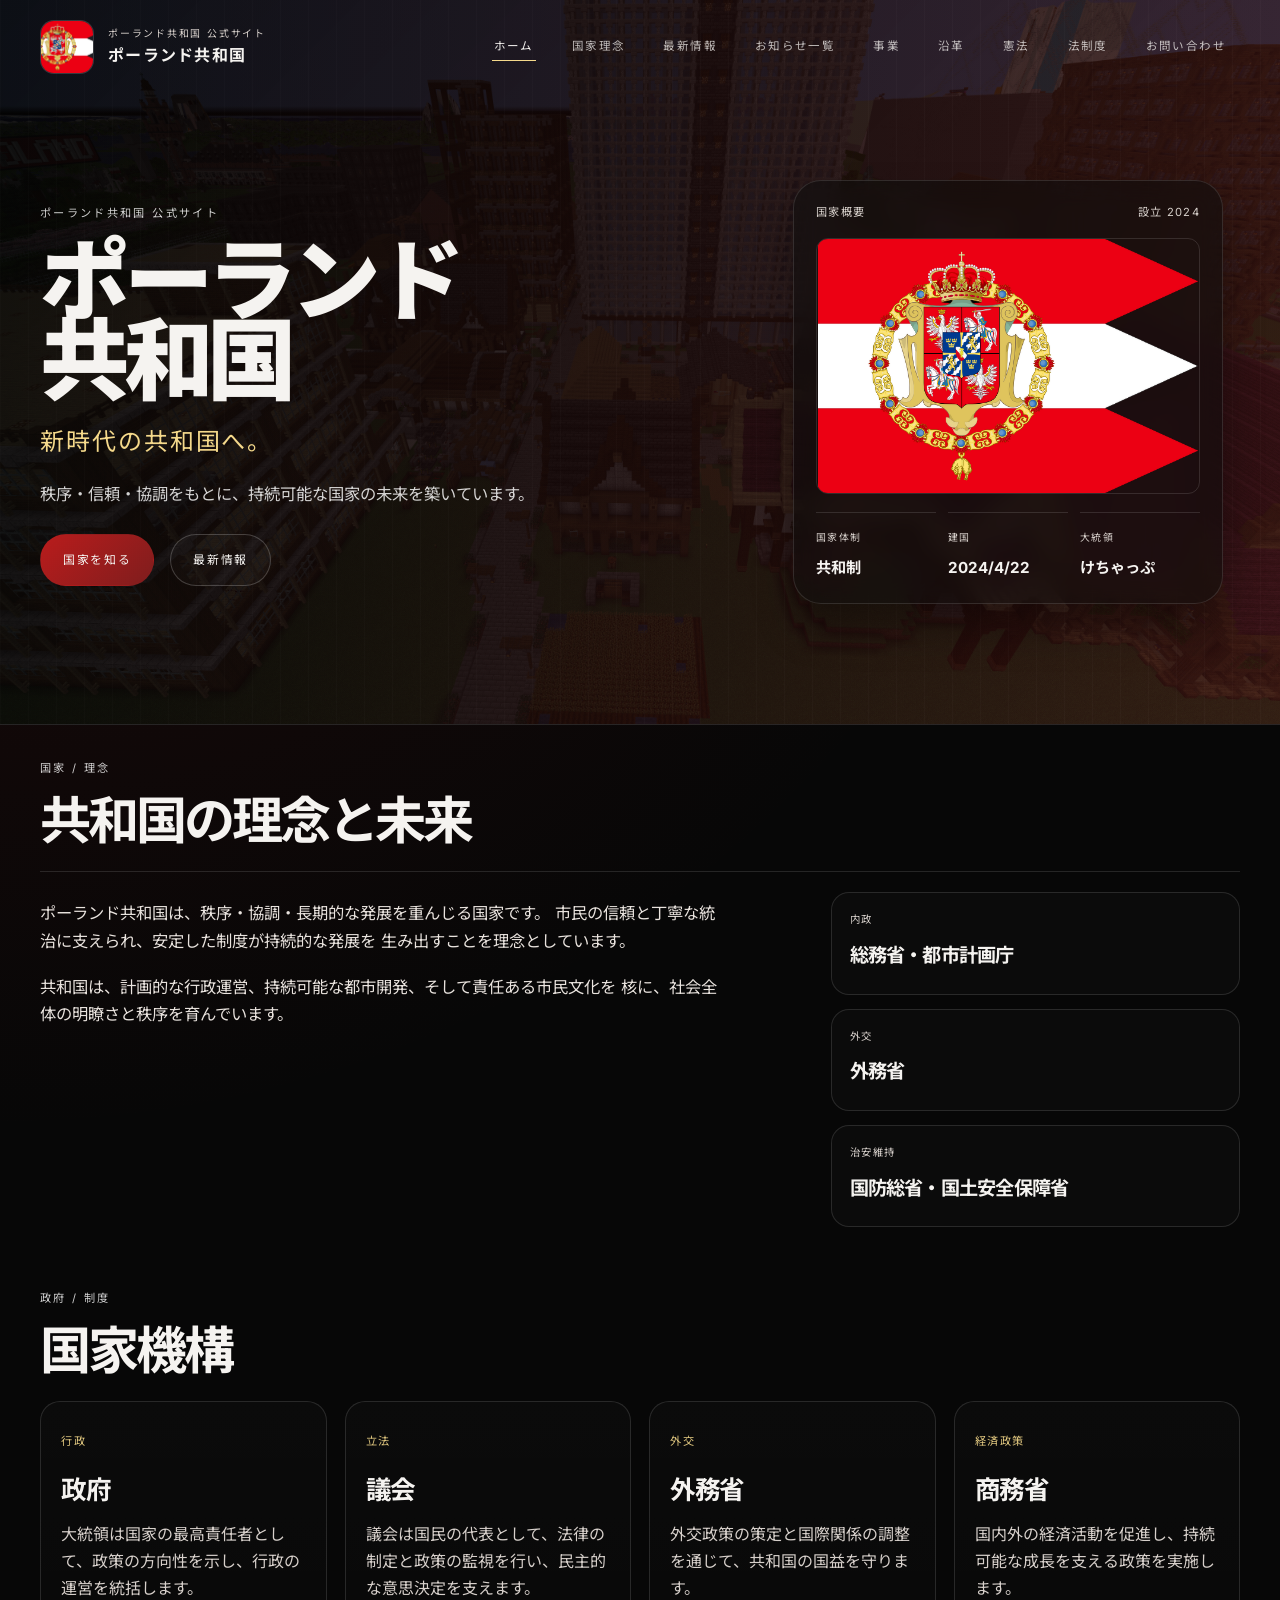
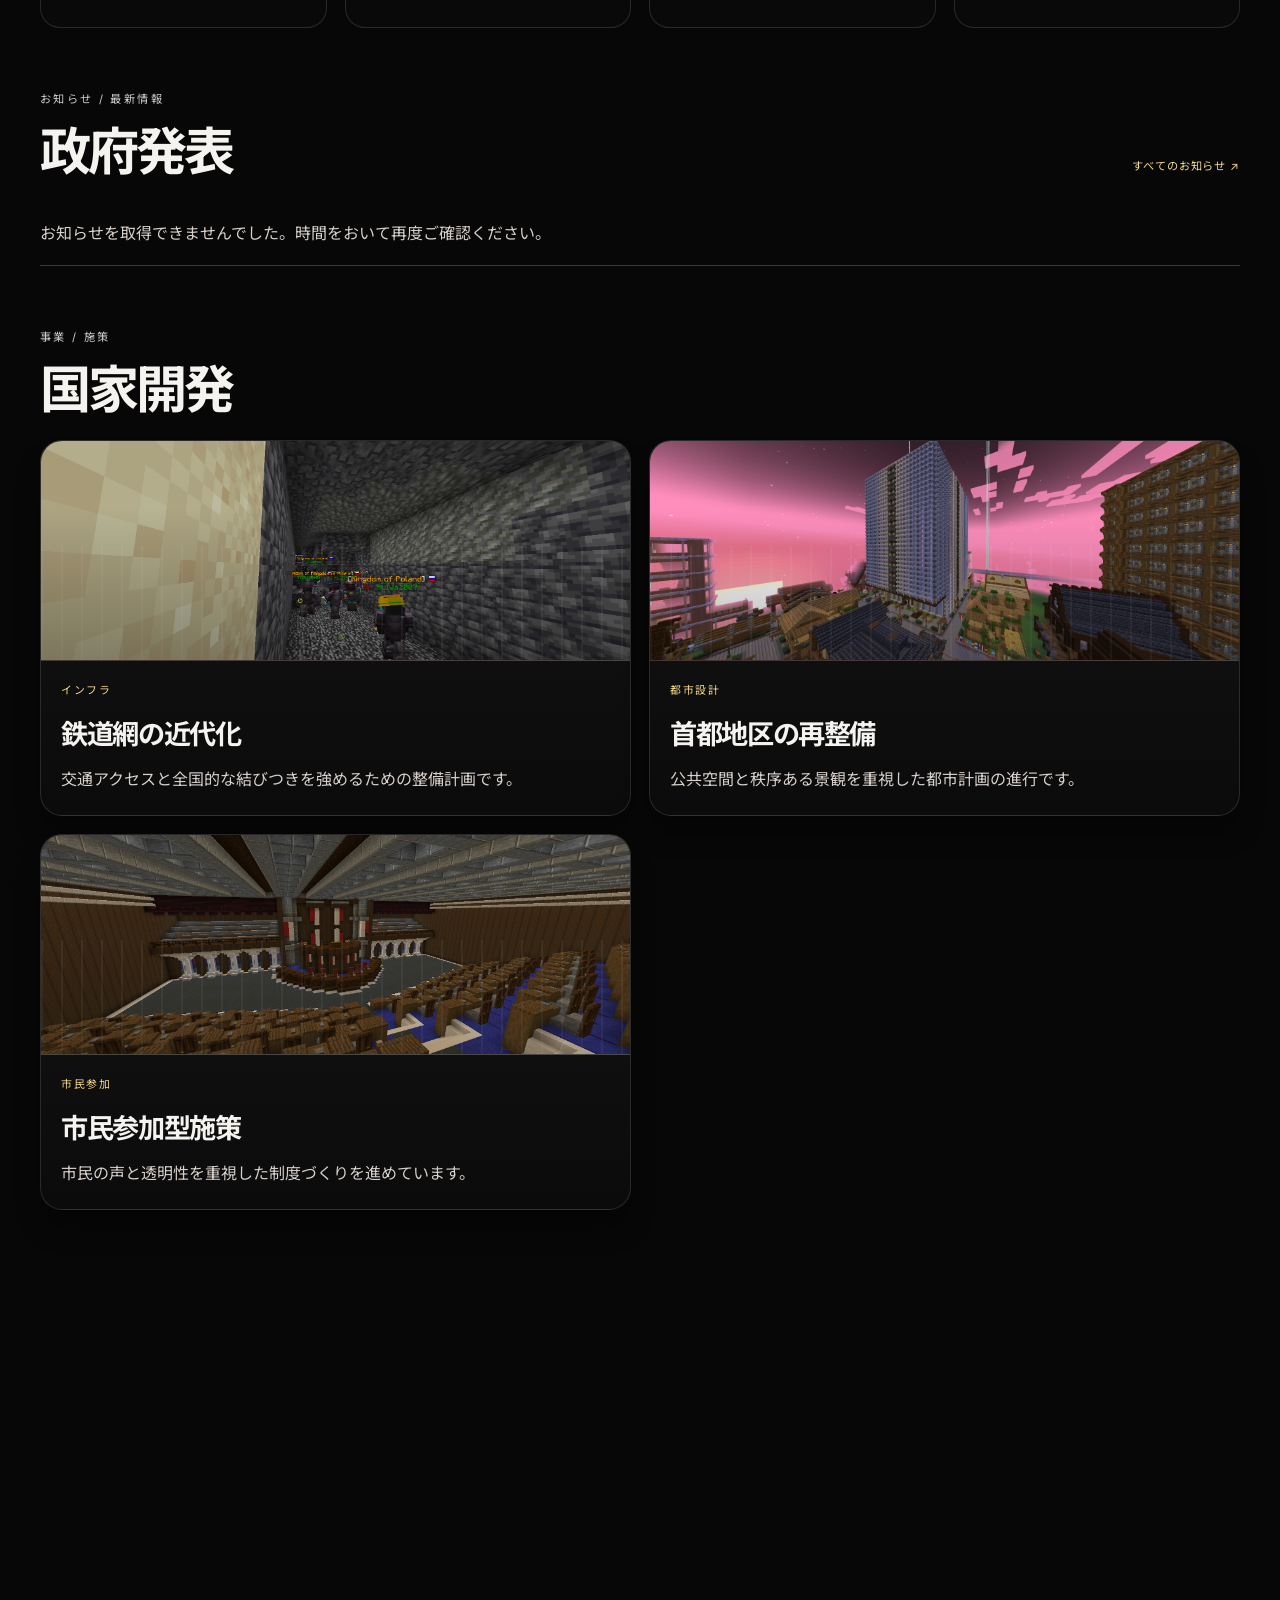
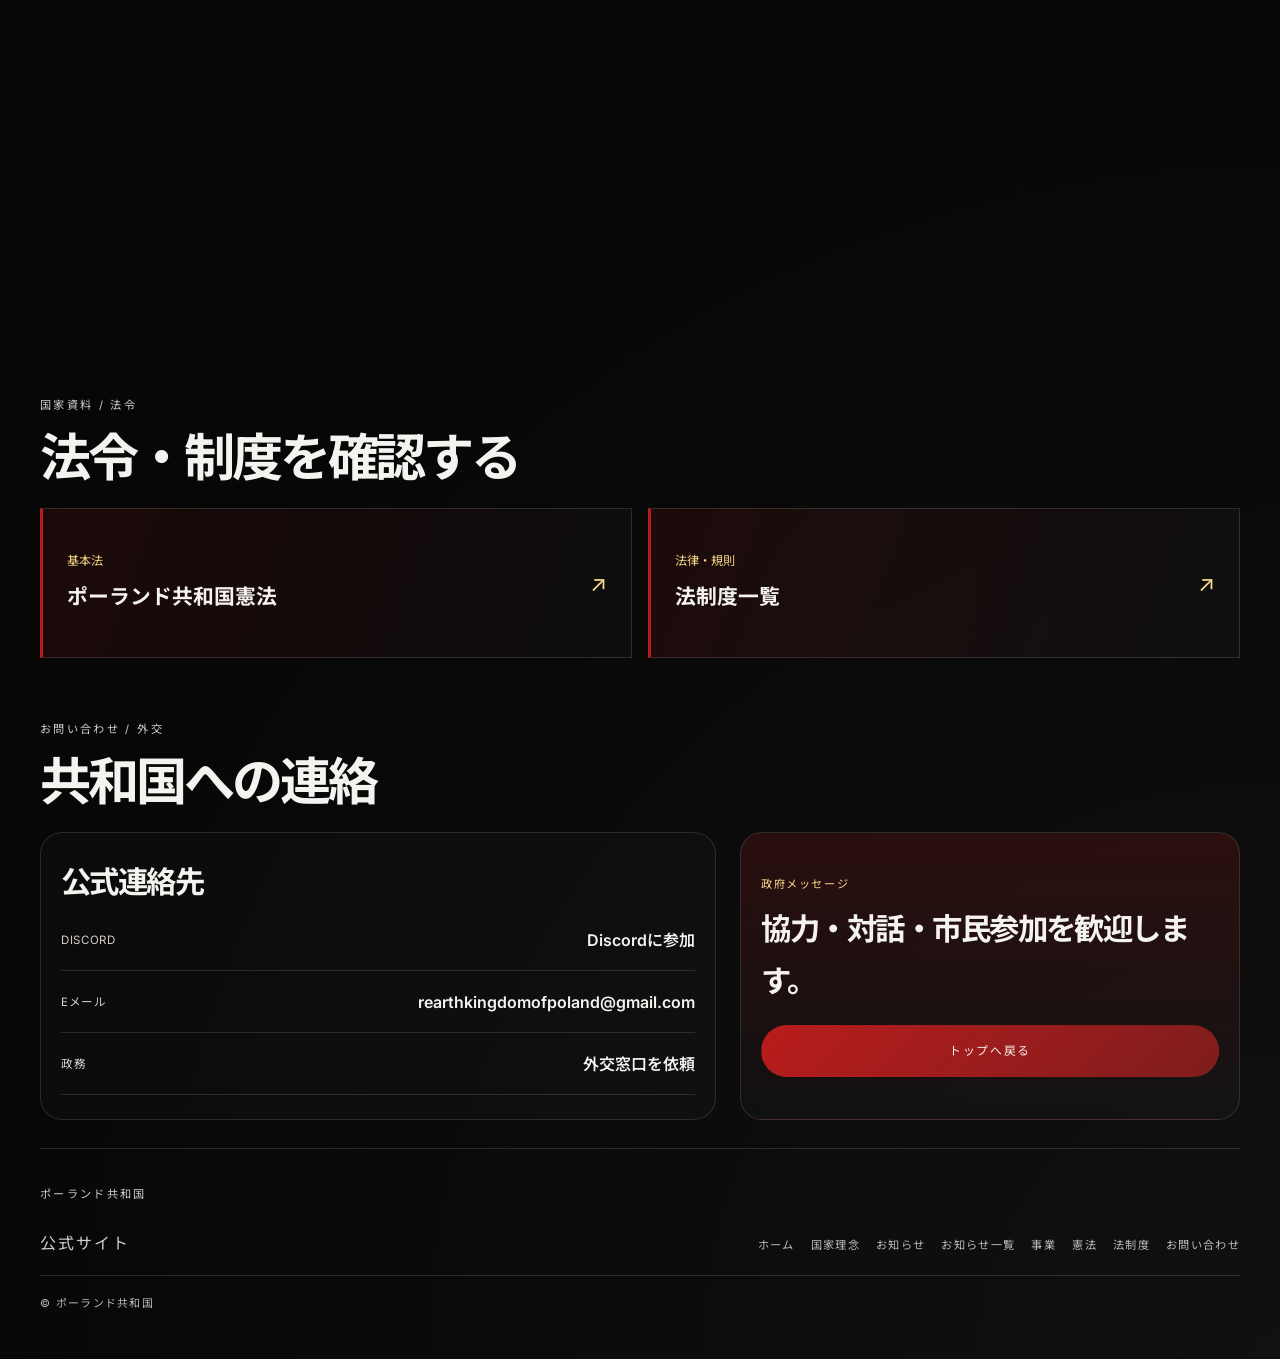
<file: index.html>
<!DOCTYPE html>
<html lang="ja">
  <head>
    <meta charset="UTF-8" />
    <meta name="viewport" content="width=device-width, initial-scale=1.0" />
    <meta
      name="description"
      content="ポーランド共和国の公式サイト。安定・協調・発展を理念とする、モダンで高い完成度を持つ国家ウェブサイト。"
    />
    <title>ポーランド共和国 | 公式サイト</title>
    <link rel="stylesheet" href="style.css" />
    <link rel="preconnect" href="https://fonts.googleapis.com" />
    <link rel="preconnect" href="https://fonts.gstatic.com" crossorigin />
    <link
      href="https://fonts.googleapis.com/css2?family=Inter:wght@400;500;600;700;800;900&family=Noto+Sans+JP:wght@400;500;700;800;900&display=swap"
      rel="stylesheet"
    />
    <meta property="og:title" content="ポーランド共和国 | 公式サイト" />
    <meta property="og:description" content="秩序、協調、発展を基盤にしたポーランド共和国の公式ウェブサイト。" />
    <meta property="og:type" content="website" />
    <meta property="og:image" content="photo/flag.png" />
  </head>
  <body>
    <header class="site-header" id="home">
      <div class="topbar">
        <div class="brand-wrap">
          <img src="photo/flag.png" alt="Republic of Poland flag" class="brand-mark" />
          <div>
            <span class="brand-kicker">ポーランド共和国 公式サイト</span>
            <strong class="brand-name">ポーランド共和国</strong>
          </div>
        </div>

        <button class="nav-toggle" aria-label="メニューを開く" aria-expanded="false">
          <span></span>
          <span></span>
          <span></span>
        </button>

        <nav class="main-nav" aria-label="Main navigation">
          <a href="#home" class="is-active">ホーム</a>
          <a href="#overview">国家理念</a>
          <a href="#news">最新情報</a>
          <a href="news.html">お知らせ一覧</a>
          <a href="#projects">事業</a>
          <a href="#history">沿革</a>
          <a href="constitution.html">憲法</a>
          <a href="law.html">法制度</a>
          <a href="#contact">お問い合わせ</a>
        </nav>
      </div>

      <div class="hero">
        <div class="hero-copy reveal">
          <span class="eyebrow">ポーランド共和国 公式サイト</span>
          <h1>
            ポーランド<br />
            共和国
          </h1>
          <p class="lead">新時代の共和国へ。</p>
          <p class="hero-text">
            秩序・信頼・協調をもとに、持続可能な国家の未来を築いています。
          </p>
          <div class="hero-actions">
            <a href="#overview" class="button primary">国家を知る</a>
            <a href="#news" class="button secondary">最新情報</a>
          </div>
        </div>

        <div class="hero-visual reveal">
          <div class="visual-panel">
            <div class="visual-header">
              <span>国家概要</span>
              <span>設立 2024</span>
            </div>
            <img class="visual-flag" src="photo/flag.png" alt="ポーランド共和国の国旗" />
            <div class="visual-stats">
              <div>
                <span class="stat-label">国家体制</span>
                <strong>共和制</strong>
              </div>
              <div>
                <span class="stat-label">建国</span>
                <strong>2024/4/22</strong>
              </div>
              <div>
                <span class="stat-label">大統領</span>
                <strong>けちゃっぷ</strong>
              </div>
            </div>
          </div>
        </div>
      </div>
    </header>

    <main>
      <section id="overview" class="section-wrap reveal">
        <div class="section-heading">
          <span class="section-kicker">国家 / 理念</span>
          <h2>共和国の理念と未来</h2>
        </div>

        <div class="overview-grid editorial">
          <div class="editorial-copy">
            <p>
              ポーランド共和国は、秩序・協調・長期的な発展を重んじる国家です。
              市民の信頼と丁寧な統治に支えられ、安定した制度が持続的な発展を
              生み出すことを理念としています。
            </p>
            <p>
              共和国は、計画的な行政運営、持続可能な都市開発、そして責任ある市民文化を
              核に、社会全体の明瞭さと秩序を育んでいます。
            </p>
          </div>

          <div class="feature-column">
            <div class="mini-feature">
              <span class="mini-label">内政</span>
              <strong>総務省・都市計画庁</strong>
            </div>
            <div class="mini-feature">
              <span class="mini-label">外交</span>
              <strong>外務省</strong>
            </div>
            <div class="mini-feature">
              <span class="mini-label">治安維持</span>
              <strong>国防総省・国土安全保障省</strong>
            </div>
          </div>
        </div>
      </section>

      <section id="government" class="section-wrap reveal">
        <div class="section-heading narrow">
          <span class="section-kicker">政府 / 制度</span>
          <h2>国家機構</h2>
        </div>

        <div class="gov-grid" id="government-grid"></div>
      </section>

      <section id="news" class="section-wrap reveal">
        <div class="section-heading row">
          <div>
            <span class="section-kicker">お知らせ / 最新情報</span>
            <h2>政府発表</h2>
          </div>
          <a href="news.html" class="inline-link">すべてのお知らせ ↗</a>
        </div>

        <p class="news-status" id="news-status" role="status" aria-live="polite">
          お知らせを読み込んでいます…
        </p>
        <div class="news-grid" id="news-grid" data-news-limit="3" aria-busy="true"></div>
      </section>

      <section id="projects" class="section-wrap reveal">
        <div class="section-heading narrow">
          <span class="section-kicker">事業 / 施策</span>
          <h2>国家開発</h2>
        </div>

        <div class="project-grid" id="project-grid"></div>
      </section>

      <section id="history" class="section-wrap reveal">
        <div class="section-heading narrow">
          <span class="section-kicker">沿革 / 年譜</span>
          <h2>共和国の歩み</h2>
        </div>

        <div class="timeline" id="history-grid"></div>
      </section>

      <section id="documents" class="section-wrap reveal">
        <div class="section-heading narrow">
          <span class="section-kicker">国家資料 / 法令</span>
          <h2>法令・制度を確認する</h2>
        </div>
        <div class="document-links">
          <a class="document-link" href="constitution.html">
            <span class="document-link-label">基本法</span>
            <strong>ポーランド共和国憲法</strong>
            <span class="document-link-arrow" aria-hidden="true">↗</span>
          </a>
          <a class="document-link" href="law.html">
            <span class="document-link-label">法律・規則</span>
            <strong>法制度一覧</strong>
            <span class="document-link-arrow" aria-hidden="true">↗</span>
          </a>
        </div>
      </section>

      <section id="contact" class="section-wrap reveal">
        <div class="section-heading narrow">
          <span class="section-kicker">お問い合わせ / 外交</span>
          <h2>共和国への連絡</h2>
        </div>

        <div class="contact-grid">
          <div class="contact-panel">
            <h3>公式連絡先</h3>
            <ul class="contact-list">
              <li>
                <span>Discord</span>
                <a href="https://discord.gg/J24dmDdTVA" target="_blank" rel="noreferrer">Discordに参加</a>
              </li>
              <li>
                <span>Eメール</span>
                <a href="mailto:rearthkingdomofpoland@gmail.com">rearthkingdomofpoland@gmail.com</a>
              </li>
              <li>
                <span>政務</span>
                <a href="#home">外交窓口を依頼</a>
              </li>
            </ul>
          </div>

          <div class="contact-panel accent-panel">
            <p class="panel-label">政府メッセージ</p>
            <h3>協力・対話・市民参加を歓迎します。</h3>
            <a href="#home" class="button primary">トップへ戻る</a>
          </div>
        </div>
      </section>
    </main>

    <footer class="site-footer">
      <div class="footer-inner">
        <div>
          <span class="footer-kicker">ポーランド共和国</span>
          <p>公式サイト</p>
        </div>

        <ul class="footer-links">
          <li><a href="#home">ホーム</a></li>
          <li><a href="#overview">国家理念</a></li>
          <li><a href="#news">お知らせ</a></li>
          <li><a href="news.html">お知らせ一覧</a></li>
          <li><a href="#projects">事業</a></li>
          <li><a href="constitution.html">憲法</a></li>
          <li><a href="law.html">法制度</a></li>
          <li><a href="#contact">お問い合わせ</a></li>
        </ul>
      </div>
      <div class="footer-bottom">© ポーランド共和国</div>
    </footer>

    <button class="scroll-top" aria-label="トップへ戻る">↑</button>

    <script src="news-config.js"></script>
    <script src="script.js"></script>
  </body>
</html>
</file>
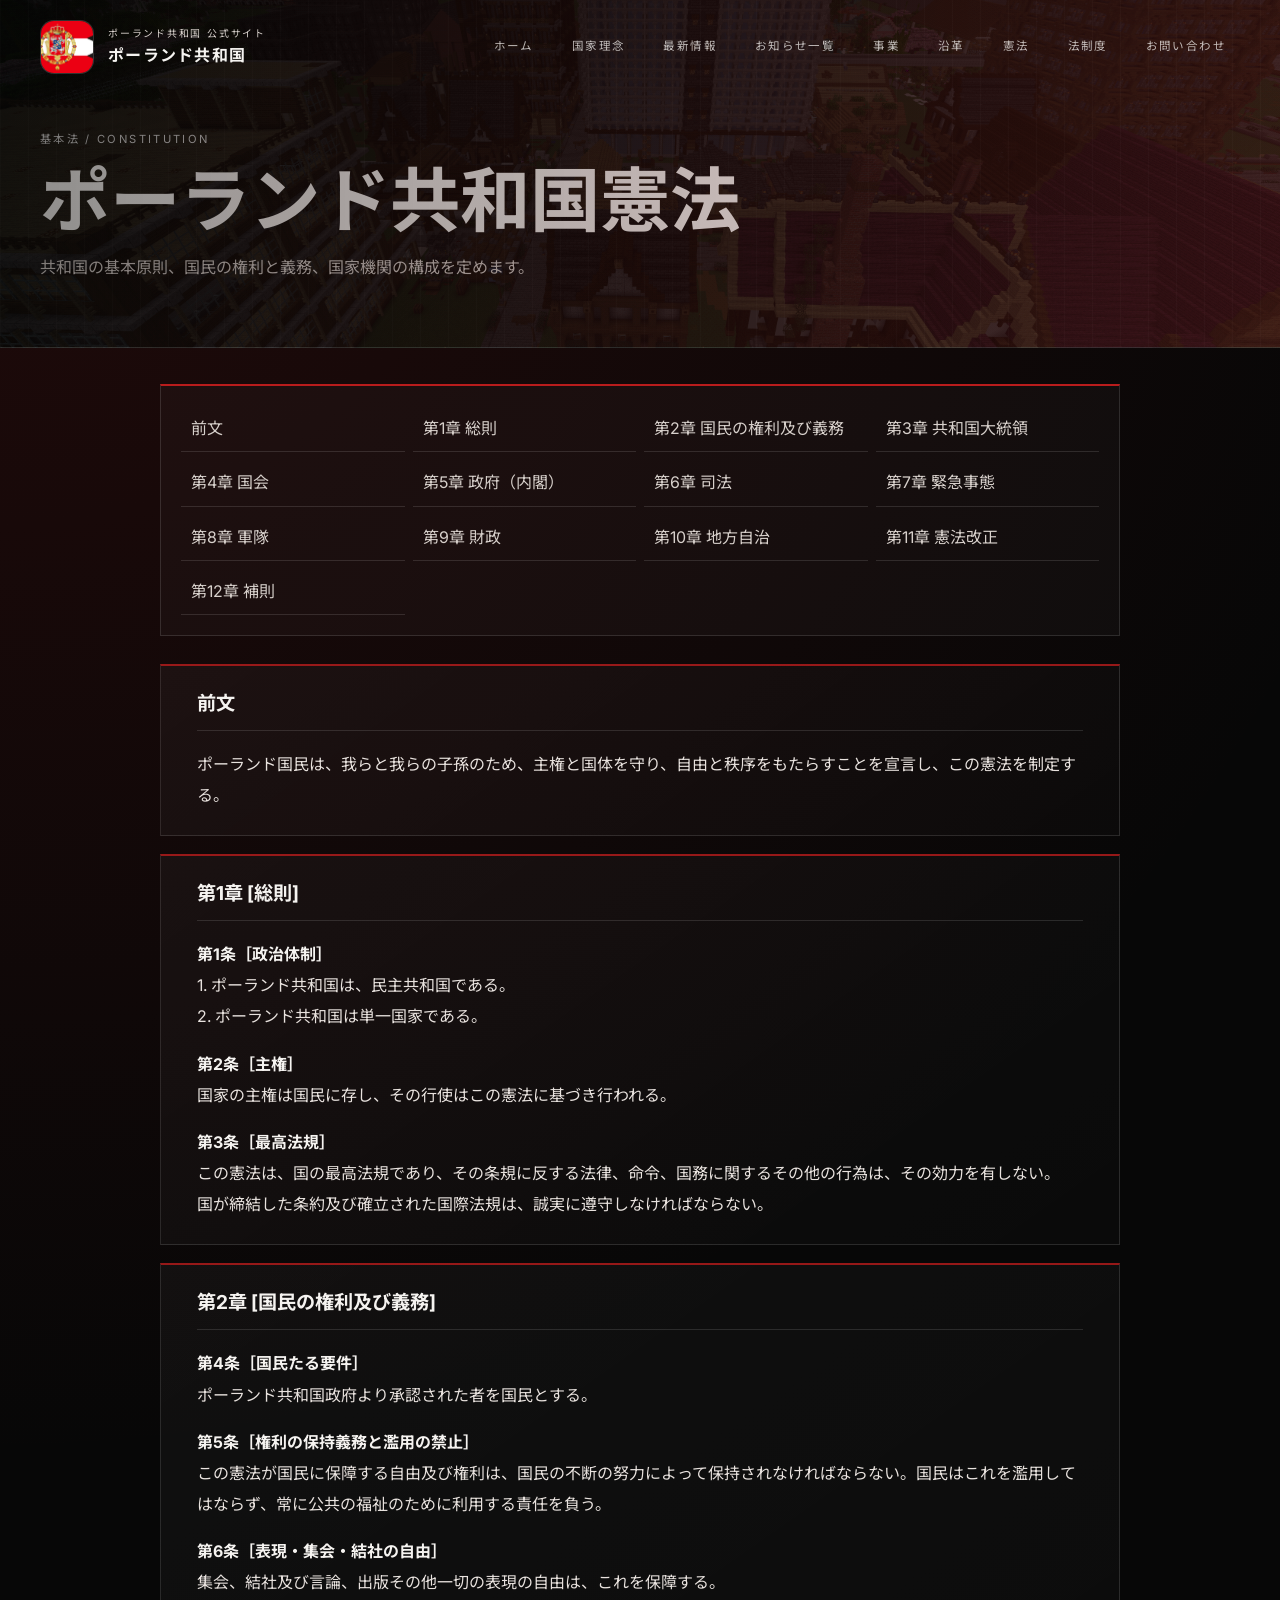
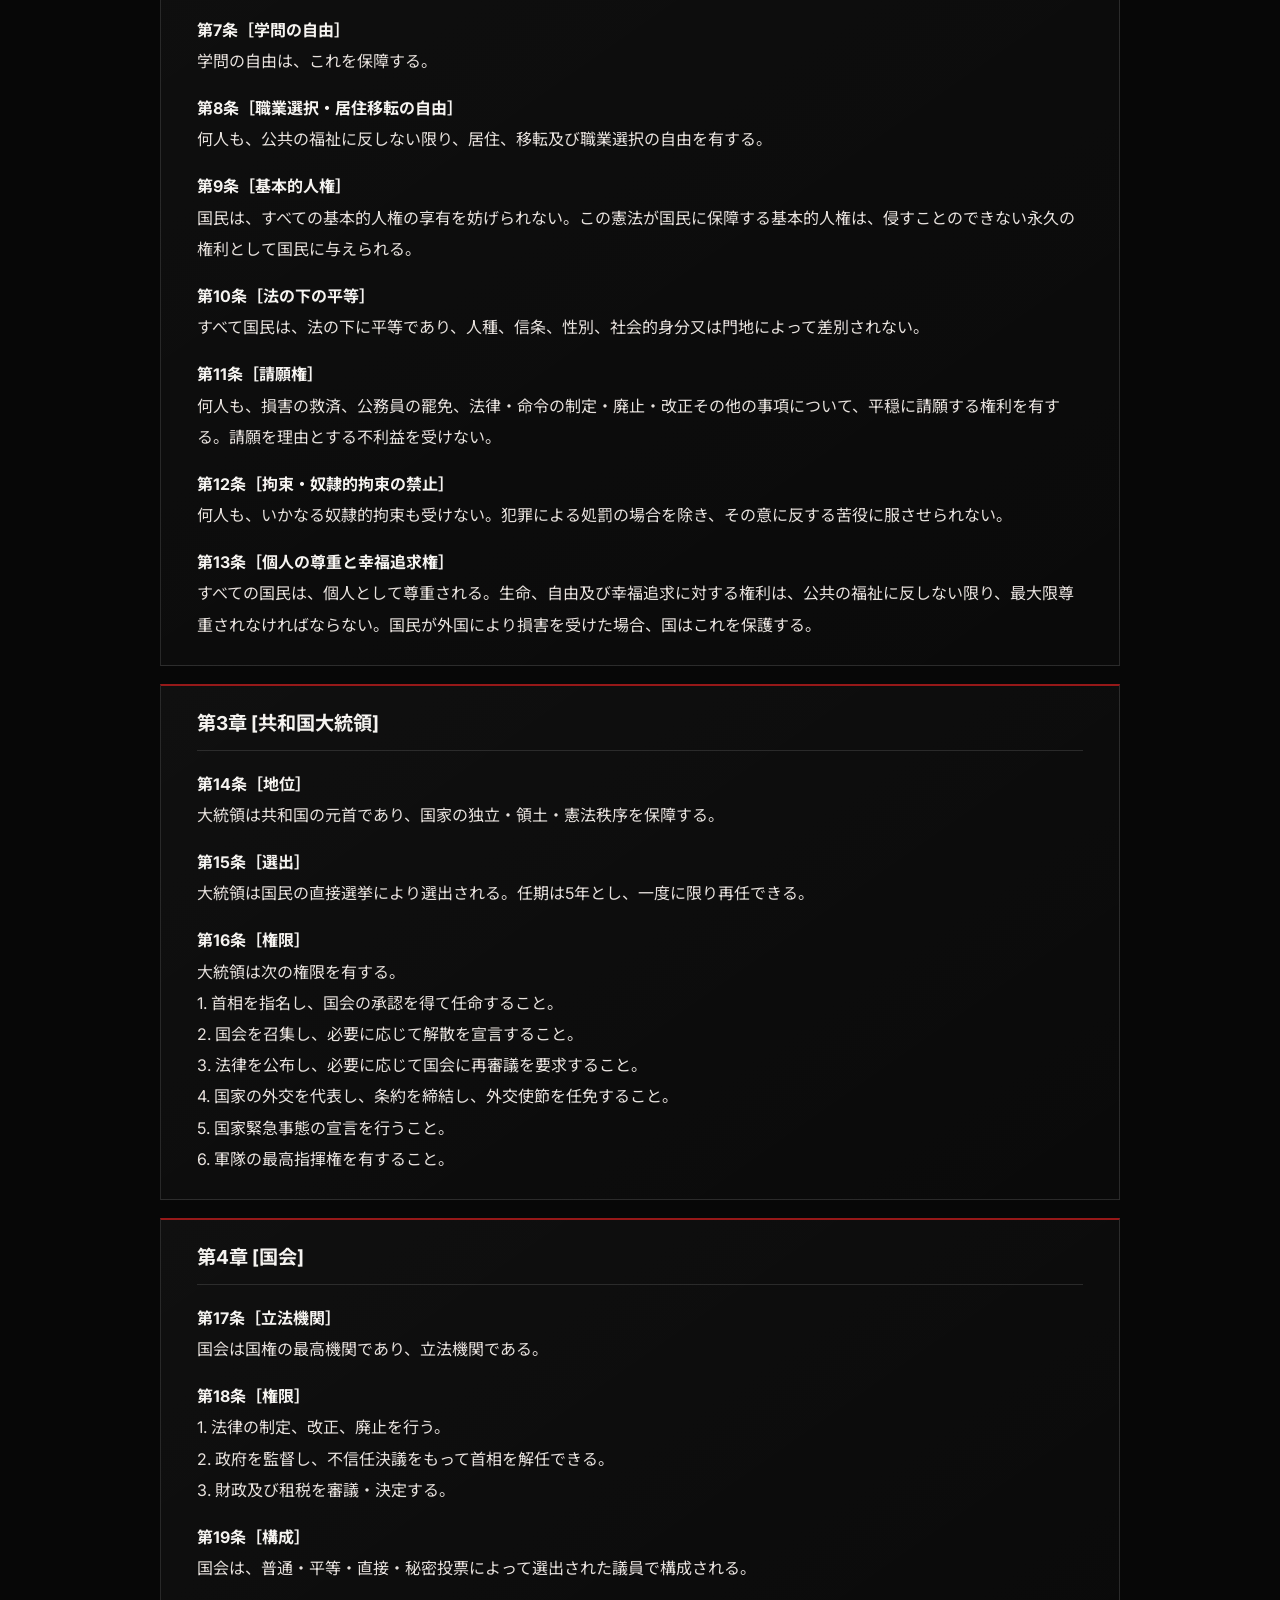
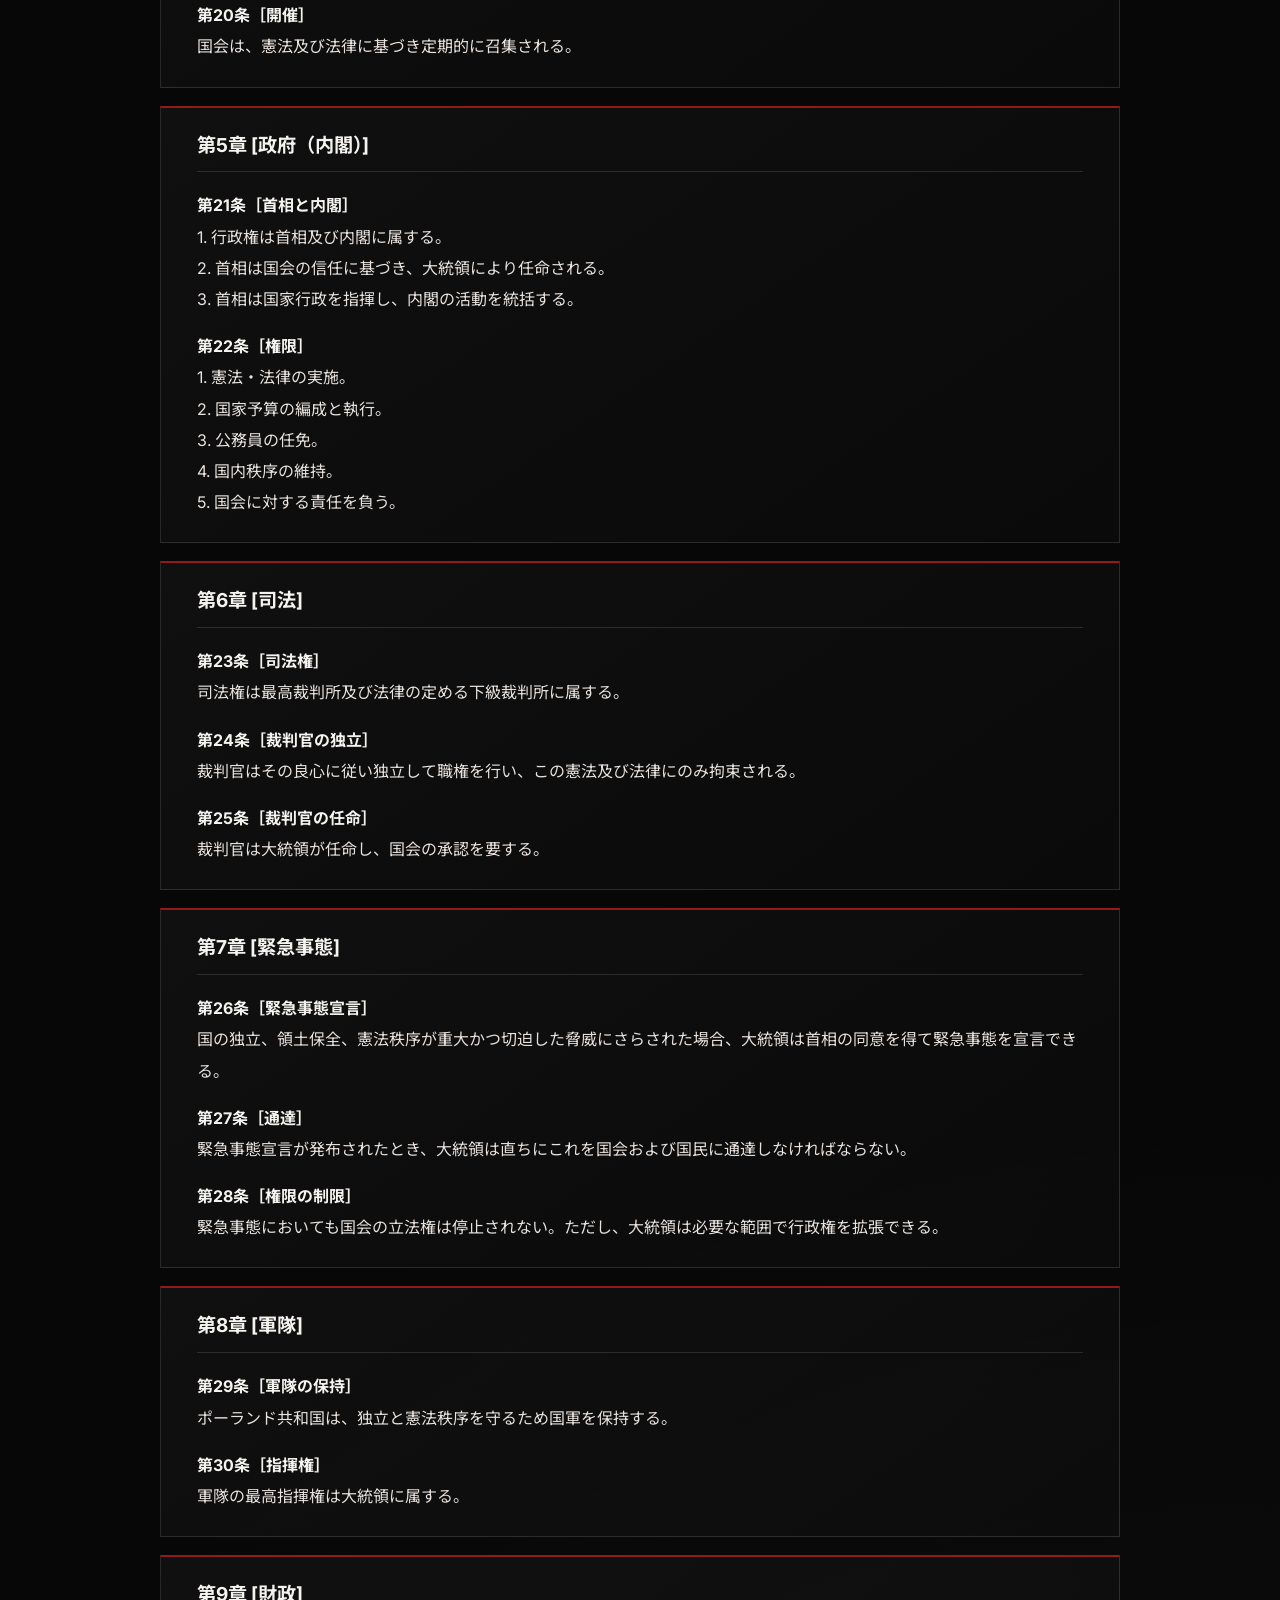
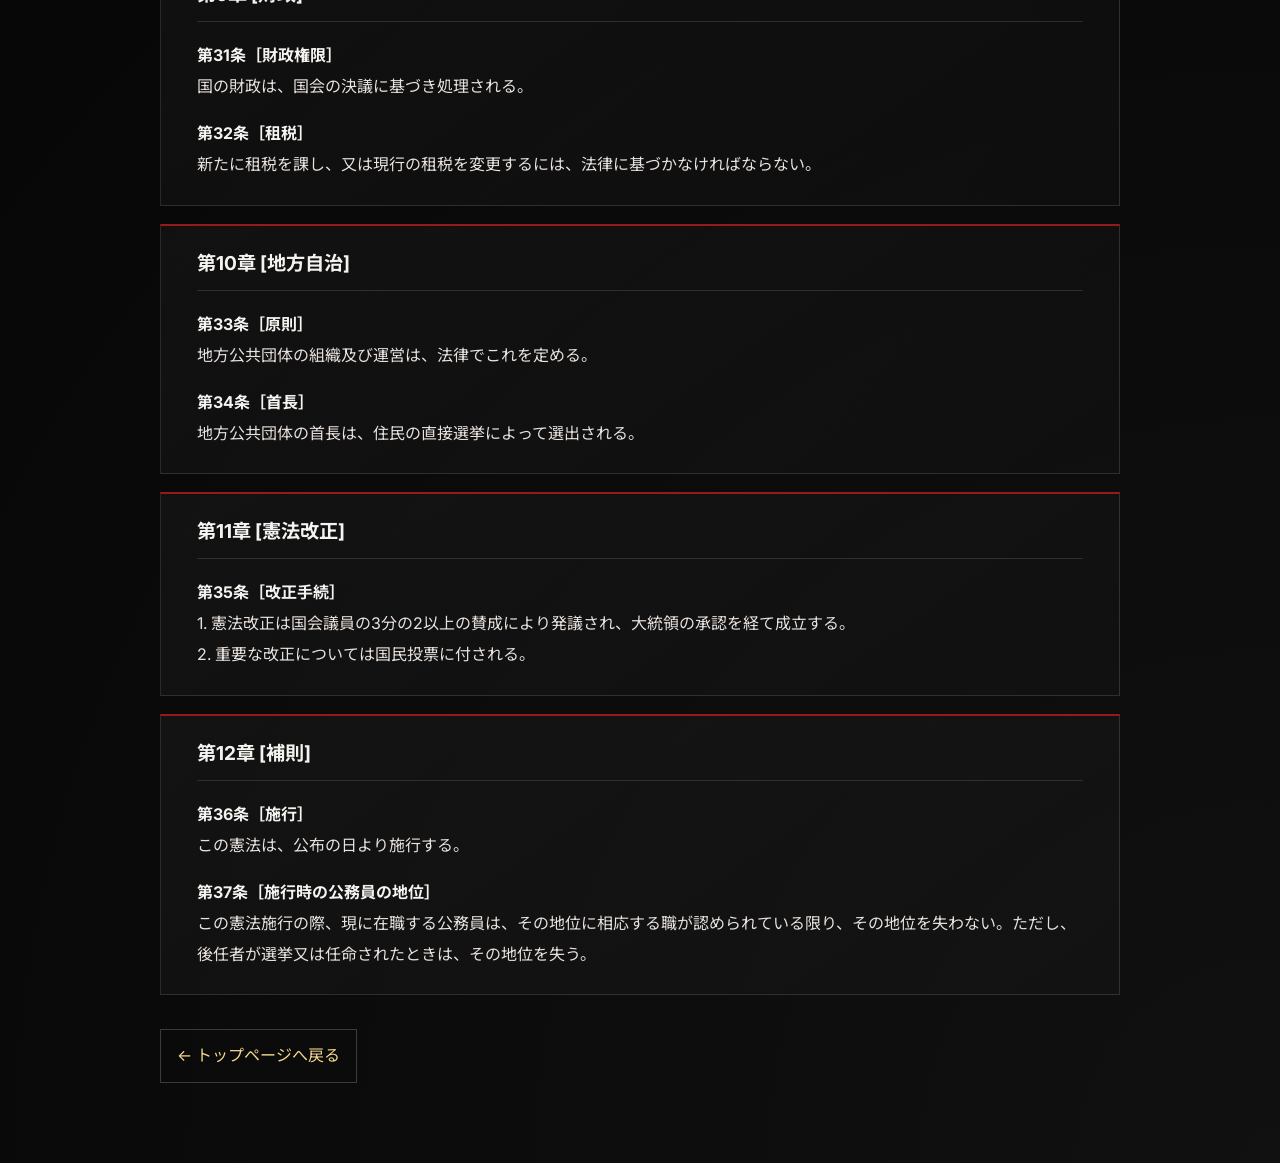
<file: constitution.html>
<!DOCTYPE html>
<html lang="ja">
<head>
  <meta charset="UTF-8" />
  <meta name="viewport" content="width=device-width, initial-scale=1.0" />
  <meta name="description" content="ポーランド共和国憲法。国家の基本原則、市民の権利、政府機関について定めています。" />
  <title>憲法 | ポーランド共和国</title>
  <link rel="stylesheet" href="style.css" />
  <link rel="preconnect" href="https://fonts.googleapis.com" />
  <link rel="preconnect" href="https://fonts.gstatic.com" crossorigin />
  <link href="https://fonts.googleapis.com/css2?family=Inter:wght@400;500;600;700;800;900&family=Noto+Sans+JP:wght@400;500;700;800;900&display=swap" rel="stylesheet" />
  <meta property="og:title" content="ポーランド共和国 憲法" />
<meta property="og:description" content="ポーランド共和国の憲法を掲載しています。" />
<meta property="og:image" content="https://kingdomofpoland.github.io/official.github.io/photo/header.jpg" />
<meta property="og:url" content="https://kingdomofpoland.github.io/official.github.io/" />
<meta property="og:type" content="website" />

<!-- Twitter / X card -->
<meta name="twitter:card" content="summary_large_image" />
</head>
<body>
  <header class="site-header document-header">
    <div class="topbar">
      <a class="brand-wrap" href="index.html">
        <img src="photo/flag.png" alt="ポーランド共和国の国旗" class="brand-mark" />
        <span><span class="brand-kicker">ポーランド共和国 公式サイト</span><strong class="brand-name">ポーランド共和国</strong></span>
      </a>
      <button class="nav-toggle" aria-label="メニューを開く" aria-expanded="false"><span></span><span></span><span></span></button>
      <nav class="main-nav" aria-label="メインナビゲーション">
        <a href="index.html#home">ホーム</a>
        <a href="index.html#overview">国家理念</a>
        <a href="index.html#news">最新情報</a>
        <a href="news.html">お知らせ一覧</a>
        <a href="index.html#projects">事業</a>
        <a href="index.html#history">沿革</a>
        <a href="constitution.html" class="is-active" aria-current="page">憲法</a>
        <a href="law.html">法制度</a>
        <a href="index.html#contact">お問い合わせ</a>
      </nav>
    </div>
    <div class="document-hero">
      <span class="eyebrow">基本法 / CONSTITUTION</span>
      <h1>ポーランド共和国憲法</h1>
      <p>共和国の基本原則、国民の権利と義務、国家機関の構成を定めます。</p>
    </div>
  </header>
<main class="document-main document-content">
  <nav class="document-toc" aria-label="憲法の章一覧">
    <a href="#preamble">前文</a>
    <a href="#chapter-1">第1章 総則</a>
    <a href="#chapter-2">第2章 国民の権利及び義務</a>
    <a href="#chapter-3">第3章 共和国大統領</a>
    <a href="#chapter-4">第4章 国会</a>
    <a href="#chapter-5">第5章 政府（内閣）</a>
    <a href="#chapter-6">第6章 司法</a>
    <a href="#chapter-7">第7章 緊急事態</a>
    <a href="#chapter-8">第8章 軍隊</a>
    <a href="#chapter-9">第9章 財政</a>
    <a href="#chapter-10">第10章 地方自治</a>
    <a href="#chapter-11">第11章 憲法改正</a>
    <a href="#chapter-12">第12章 補則</a>
  </nav>

  <section id="preamble">
    <h3>前文</h3>
    <p>ポーランド国民は、我らと我らの子孫のため、主権と国体を守り、自由と秩序をもたらすことを宣言し、この憲法を制定する。</p>
  </section>

  <section>
    <h3 id="chapter-1">第1章 [総則]</h3>
    <p><strong>第1条［政治体制］</strong><br/>
    1. ポーランド共和国は、民主共和国である。<br/>
    2. ポーランド共和国は単一国家である。</p>

    <p><strong>第2条［主権］</strong><br/>
    国家の主権は国民に存し、その行使はこの憲法に基づき行われる。</p>

    <p><strong>第3条［最高法規］</strong><br/>
    この憲法は、国の最高法規であり、その条規に反する法律、命令、国務に関するその他の行為は、その効力を有しない。<br/>
    国が締結した条約及び確立された国際法規は、誠実に遵守しなければならない。</p>
  </section>

  <section>
    <h3 id="chapter-2">第2章 [国民の権利及び義務]</h3>

    <p><strong>第4条［国民たる要件］</strong><br/>
    ポーランド共和国政府より承認された者を国民とする。</p>

    <p><strong>第5条［権利の保持義務と濫用の禁止］</strong><br/>
    この憲法が国民に保障する自由及び権利は、国民の不断の努力によって保持されなければならない。国民はこれを濫用してはならず、常に公共の福祉のために利用する責任を負う。</p>

    <p><strong>第6条［表現・集会・結社の自由］</strong><br/>
    集会、結社及び言論、出版その他一切の表現の自由は、これを保障する。</p>

    <p><strong>第7条［学問の自由］</strong><br/>
    学問の自由は、これを保障する。</p>

    <p><strong>第8条［職業選択・居住移転の自由］</strong><br/>
    何人も、公共の福祉に反しない限り、居住、移転及び職業選択の自由を有する。</p>

    <p><strong>第9条［基本的人権］</strong><br/>
    国民は、すべての基本的人権の享有を妨げられない。この憲法が国民に保障する基本的人権は、侵すことのできない永久の権利として国民に与えられる。</p>

    <p><strong>第10条［法の下の平等］</strong><br/>
    すべて国民は、法の下に平等であり、人種、信条、性別、社会的身分又は門地によって差別されない。</p>

    <p><strong>第11条［請願権］</strong><br/>
    何人も、損害の救済、公務員の罷免、法律・命令の制定・廃止・改正その他の事項について、平穏に請願する権利を有する。請願を理由とする不利益を受けない。</p>

    <p><strong>第12条［拘束・奴隷的拘束の禁止］</strong><br/>
    何人も、いかなる奴隷的拘束も受けない。犯罪による処罰の場合を除き、その意に反する苦役に服させられない。</p>

    <p><strong>第13条［個人の尊重と幸福追求権］</strong><br/>
    すべての国民は、個人として尊重される。生命、自由及び幸福追求に対する権利は、公共の福祉に反しない限り、最大限尊重されなければならない。国民が外国により損害を受けた場合、国はこれを保護する。</p>
  </section>

  <section>
    <h3 id="chapter-3">第3章 [共和国大統領]</h3>

    <p><strong>第14条［地位］</strong><br/>
    大統領は共和国の元首であり、国家の独立・領土・憲法秩序を保障する。</p>

    <p><strong>第15条［選出］</strong><br/>
    大統領は国民の直接選挙により選出される。任期は5年とし、一度に限り再任できる。</p>

    <p><strong>第16条［権限］</strong><br/>
    大統領は次の権限を有する。<br/>
    1. 首相を指名し、国会の承認を得て任命すること。<br/>
    2. 国会を召集し、必要に応じて解散を宣言すること。<br/>
    3. 法律を公布し、必要に応じて国会に再審議を要求すること。<br/>
    4. 国家の外交を代表し、条約を締結し、外交使節を任免すること。<br/>
    5. 国家緊急事態の宣言を行うこと。<br/>
    6. 軍隊の最高指揮権を有すること。</p>
  </section>

  <section>
    <h3 id="chapter-4">第4章 [国会]</h3>

    <p><strong>第17条［立法機関］</strong><br/>
    国会は国権の最高機関であり、立法機関である。</p>

    <p><strong>第18条［権限］</strong><br/>
    1. 法律の制定、改正、廃止を行う。<br/>
    2. 政府を監督し、不信任決議をもって首相を解任できる。<br/>
    3. 財政及び租税を審議・決定する。</p>

    <p><strong>第19条［構成］</strong><br/>
    国会は、普通・平等・直接・秘密投票によって選出された議員で構成される。</p>

    <p><strong>第20条［開催］</strong><br/>
    国会は、憲法及び法律に基づき定期的に召集される。</p>
  </section>

  <section>
    <h3 id="chapter-5">第5章 [政府（内閣）]</h3>

    <p><strong>第21条［首相と内閣］</strong><br/>
    1. 行政権は首相及び内閣に属する。<br/>
    2. 首相は国会の信任に基づき、大統領により任命される。<br/>
    3. 首相は国家行政を指揮し、内閣の活動を統括する。</p>

    <p><strong>第22条［権限］</strong><br/>
    1. 憲法・法律の実施。<br/>
    2. 国家予算の編成と執行。<br/>
    3. 公務員の任免。<br/>
    4. 国内秩序の維持。<br/>
    5. 国会に対する責任を負う。</p>
  </section>

  <section>
    <h3 id="chapter-6">第6章 [司法]</h3>

    <p><strong>第23条［司法権］</strong><br/>
    司法権は最高裁判所及び法律の定める下級裁判所に属する。</p>

    <p><strong>第24条［裁判官の独立］</strong><br/>
    裁判官はその良心に従い独立して職権を行い、この憲法及び法律にのみ拘束される。</p>

    <p><strong>第25条［裁判官の任命］</strong><br/>
    裁判官は大統領が任命し、国会の承認を要する。</p>
  </section>

  <section>
    <h3 id="chapter-7">第7章 [緊急事態]</h3>

    <p><strong>第26条［緊急事態宣言］</strong><br/>
    国の独立、領土保全、憲法秩序が重大かつ切迫した脅威にさらされた場合、大統領は首相の同意を得て緊急事態を宣言できる。</p>

    <p><strong>第27条［通達］</strong><br/>
    緊急事態宣言が発布されたとき、大統領は直ちにこれを国会および国民に通達しなければならない。</p>

    <p><strong>第28条［権限の制限］</strong><br/>
    緊急事態においても国会の立法権は停止されない。ただし、大統領は必要な範囲で行政権を拡張できる。</p>
  </section>

  <section>
    <h3 id="chapter-8">第8章 [軍隊]</h3>

    <p><strong>第29条［軍隊の保持］</strong><br/>
    ポーランド共和国は、独立と憲法秩序を守るため国軍を保持する。</p>

    <p><strong>第30条［指揮権］</strong><br/>
    軍隊の最高指揮権は大統領に属する。</p>
  </section>

  <section>
    <h3 id="chapter-9">第9章 [財政]</h3>

    <p><strong>第31条［財政権限］</strong><br/>
    国の財政は、国会の決議に基づき処理される。</p>

    <p><strong>第32条［租税］</strong><br/>
    新たに租税を課し、又は現行の租税を変更するには、法律に基づかなければならない。</p>
  </section>

  <section>
    <h3 id="chapter-10">第10章 [地方自治]</h3>

    <p><strong>第33条［原則］</strong><br/>
    地方公共団体の組織及び運営は、法律でこれを定める。</p>

    <p><strong>第34条［首長］</strong><br/>
    地方公共団体の首長は、住民の直接選挙によって選出される。</p>
  </section>

  <section>
    <h3 id="chapter-11">第11章 [憲法改正]</h3>

    <p><strong>第35条［改正手続］</strong><br/>
    1. 憲法改正は国会議員の3分の2以上の賛成により発議され、大統領の承認を経て成立する。<br/>
    2. 重要な改正については国民投票に付される。</p>
  </section>

  <section>
    <h3 id="chapter-12">第12章 [補則]</h3>

    <p><strong>第36条［施行］</strong><br/>
    この憲法は、公布の日より施行する。</p>

    <p><strong>第37条［施行時の公務員の地位］</strong><br/>
    この憲法施行の際、現に在職する公務員は、その地位に相応する職が認められている限り、その地位を失わない。ただし、後任者が選挙又は任命されたときは、その地位を失う。</p>
  </section>

  <a class="document-back" href="index.html">← トップページへ戻る</a>
</main>
<script src="script.js"></script>
</body>
</html>
</file>
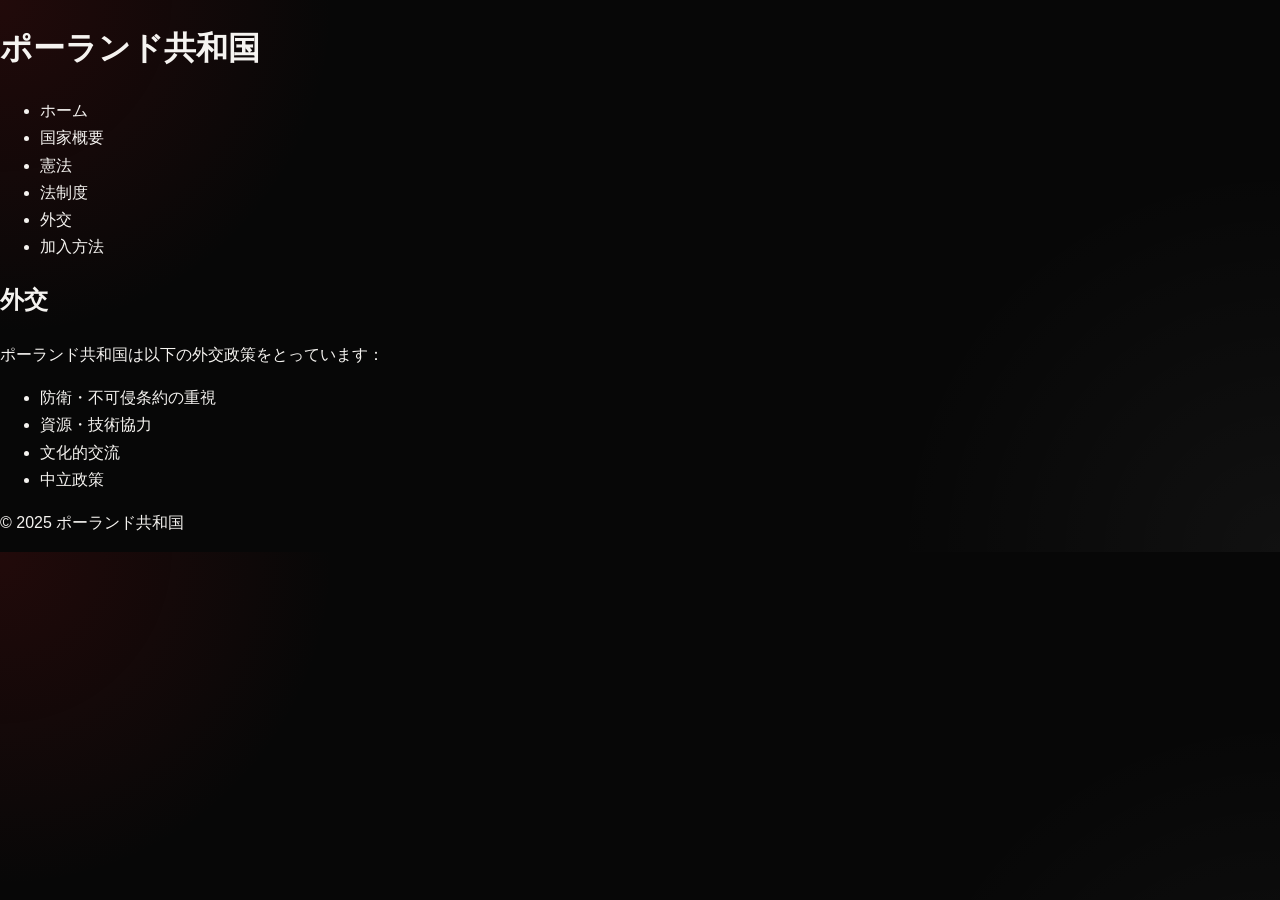
<file: diplomacy.html>
<!DOCTYPE html>
<html lang="ja">
<head>
  <meta charset="UTF-8" />
  <meta name="viewport" content="width=device-width, initial-scale=1.0" />
  <title>外交 | ポーランド共和国</title>
  <link rel="stylesheet" href="style.css" />
  <meta property="og:title" content="ポーランド共和国 外交政策" />
<meta property="og:description" content="ポーランド共和国の外交政策はこちら。" />
<meta property="og:image" content="https://kingdomofpoland.github.io/official.github.io/photo/header.jpg" />
<meta property="og:url" content="https://kingdomofpoland.github.io/official.github.io/" />
<meta property="og:type" content="website" />

<!-- Twitter / X card -->
<meta name="twitter:card" content="summary_large_image" />
</head>
<body>
  <header><h1>ポーランド共和国</h1></header>
  <nav>
    <ul>
      <li><a href="index.html">ホーム</a></li>
      <li><a href="overview.html">国家概要</a></li>
      <li><a href="constitution.html">憲法</a></li>
      <li><a href="law.html">法制度</a></li>
      <li><a href="diplomacy.html">外交</a></li>
      <li><a href="join.html">加入方法</a></li>
    </ul>
  </nav>
  <main>
    <h2>外交</h2>
    <p>ポーランド共和国は以下の外交政策をとっています：</p>
    <ul>
      <li>防衛・不可侵条約の重視</li>
      <li>資源・技術協力</li>
      <li>文化的交流</li>
      <li>中立政策</li>
    </ul>
  </main>
  <footer><p>&copy; 2025 ポーランド共和国</p></footer>
</body>
</html>
</file>
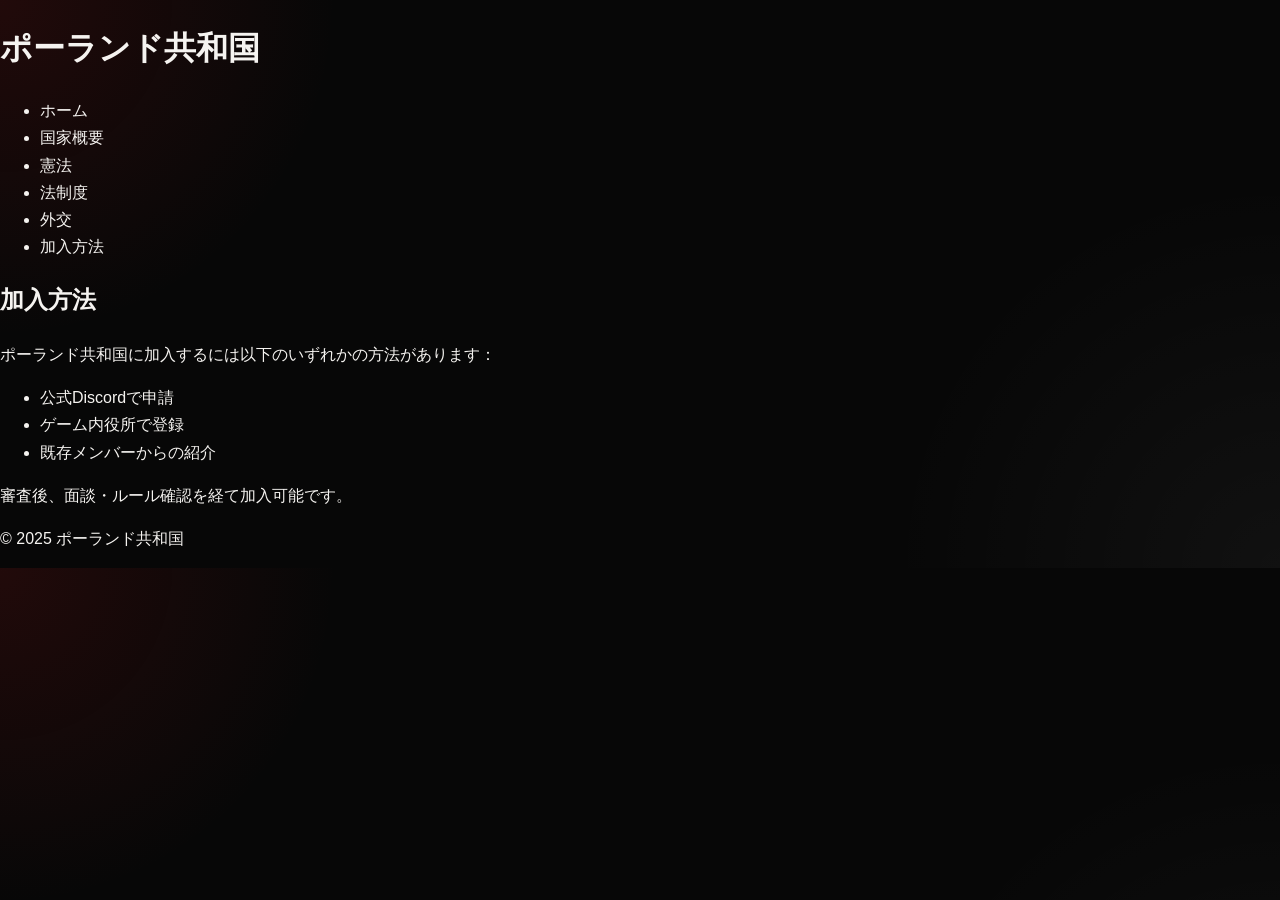
<file: join.html>
<!DOCTYPE html>
<html lang="ja">
<head>
  <meta charset="UTF-8" />
  <meta name="viewport" content="width=device-width, initial-scale=1.0" />
  <title>加入方法 | ポーランド共和国</title>
  <link rel="stylesheet" href="style.css" />
  <meta property="og:title" content="ポーランド共和国 加入方法" />
<meta property="og:description" content="ポーランド共和国に加入する方法はこちら" />
<meta property="og:image" content="https://kingdomofpoland.github.io/official.github.io/photo/header.jpg" />
<meta property="og:url" content="https://kingdomofpoland.github.io/official.github.io/" />
<meta property="og:type" content="website" />

<!-- Twitter / X card -->
<meta name="twitter:card" content="summary_large_image" />
</head>
<body>
  <header><h1>ポーランド共和国</h1></header>
  <nav>
    <ul>
      <li><a href="index.html">ホーム</a></li>
      <li><a href="overview.html">国家概要</a></li>
      <li><a href="constitution.html">憲法</a></li>
      <li><a href="law.html">法制度</a></li>
      <li><a href="diplomacy.html">外交</a></li>
      <li><a href="join.html">加入方法</a></li>
    </ul>
  </nav>
  <main>
    <h2>加入方法</h2>
    <p>ポーランド共和国に加入するには以下のいずれかの方法があります：</p>
    <ul>
      <li>公式Discordで申請</li>
      <li>ゲーム内役所で登録</li>
      <li>既存メンバーからの紹介</li>
    </ul>
    <p>審査後、面談・ルール確認を経て加入可能です。</p>
  </main>
  <footer><p>&copy; 2025 ポーランド共和国</p></footer>
</body>
</html>
</file>
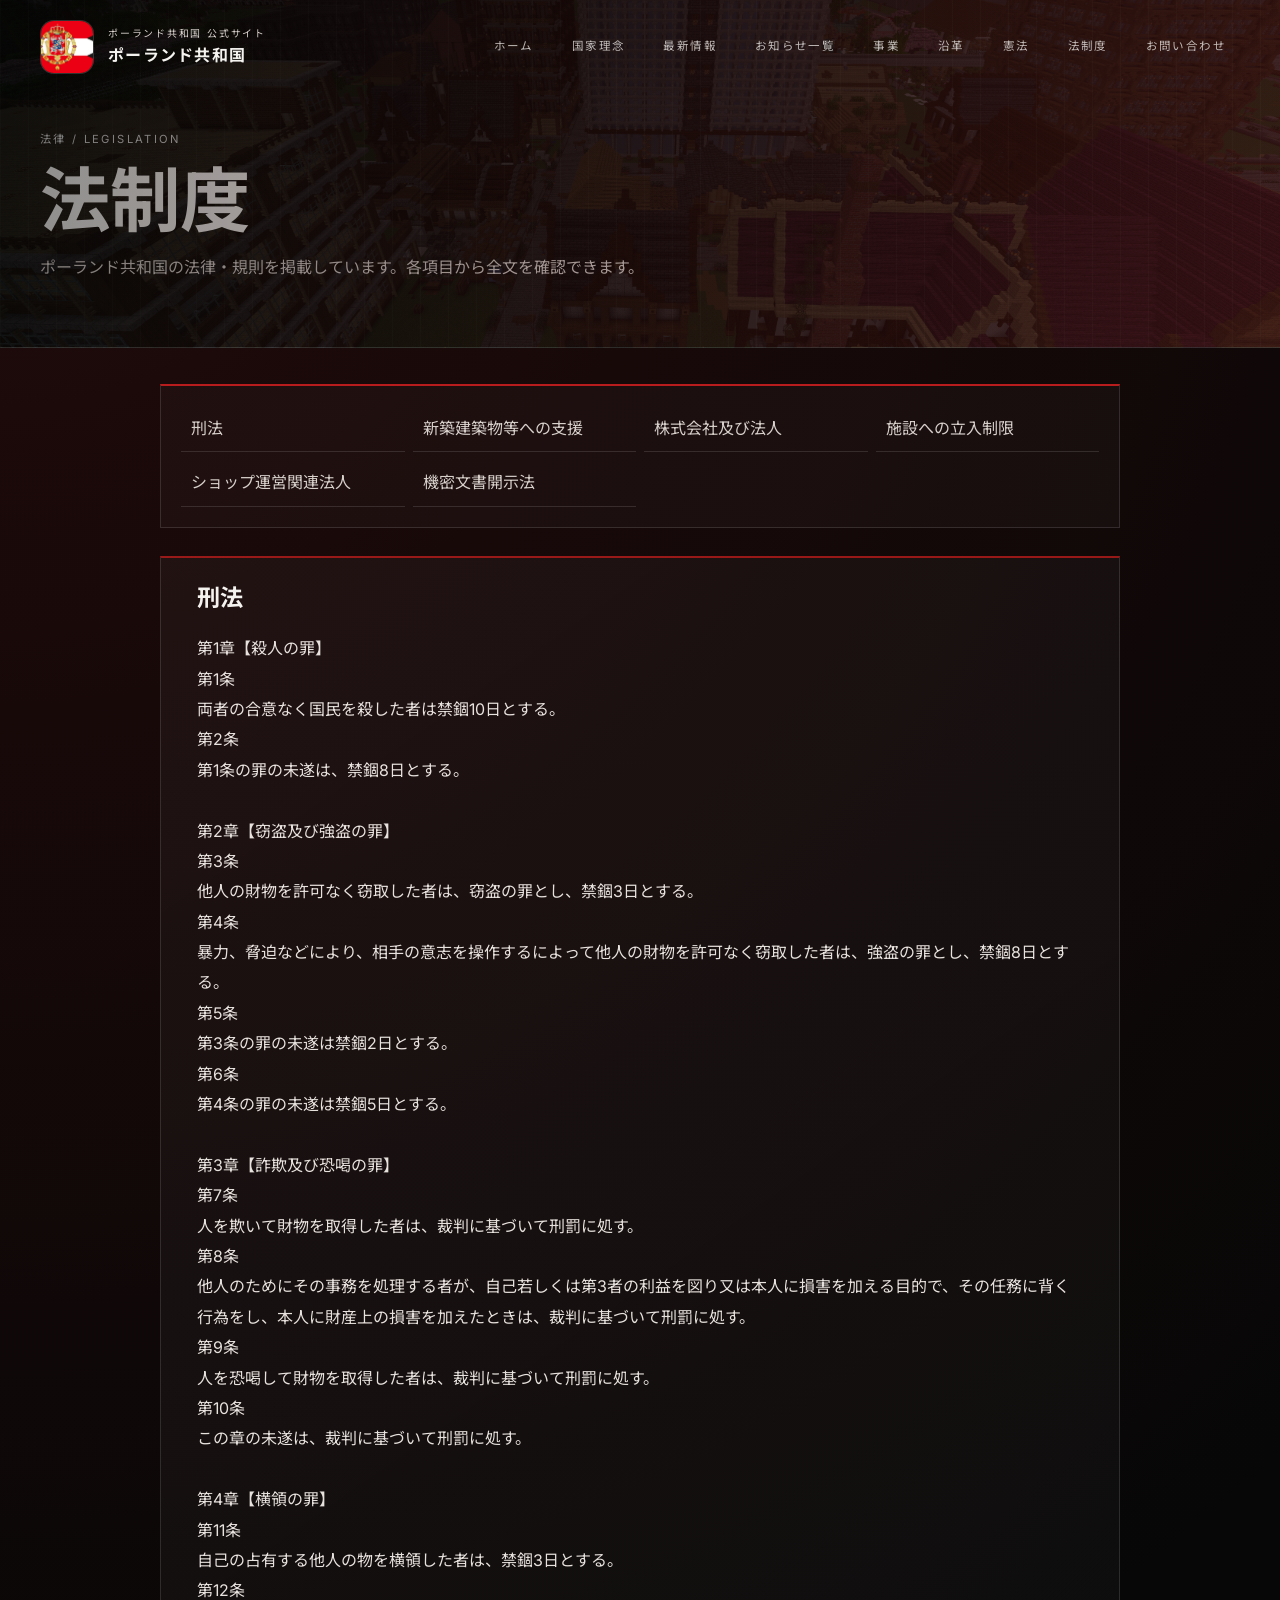
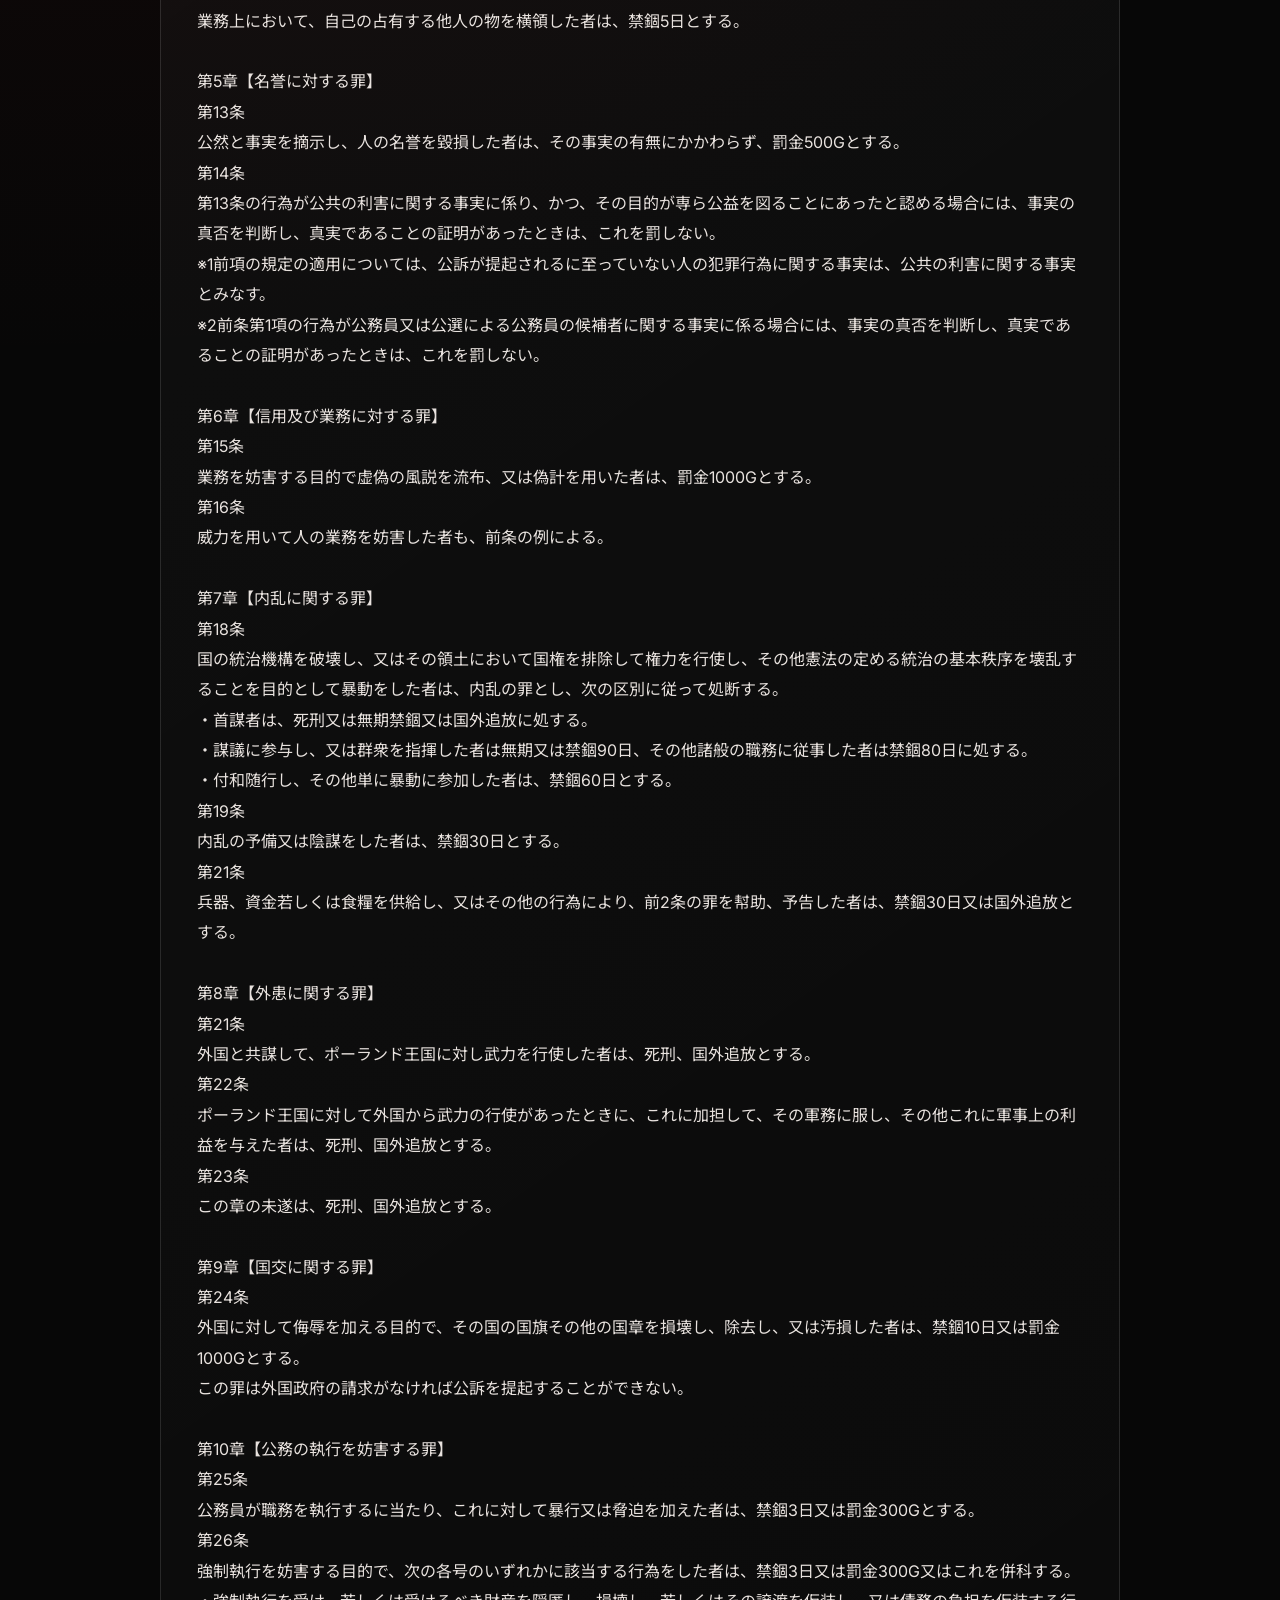
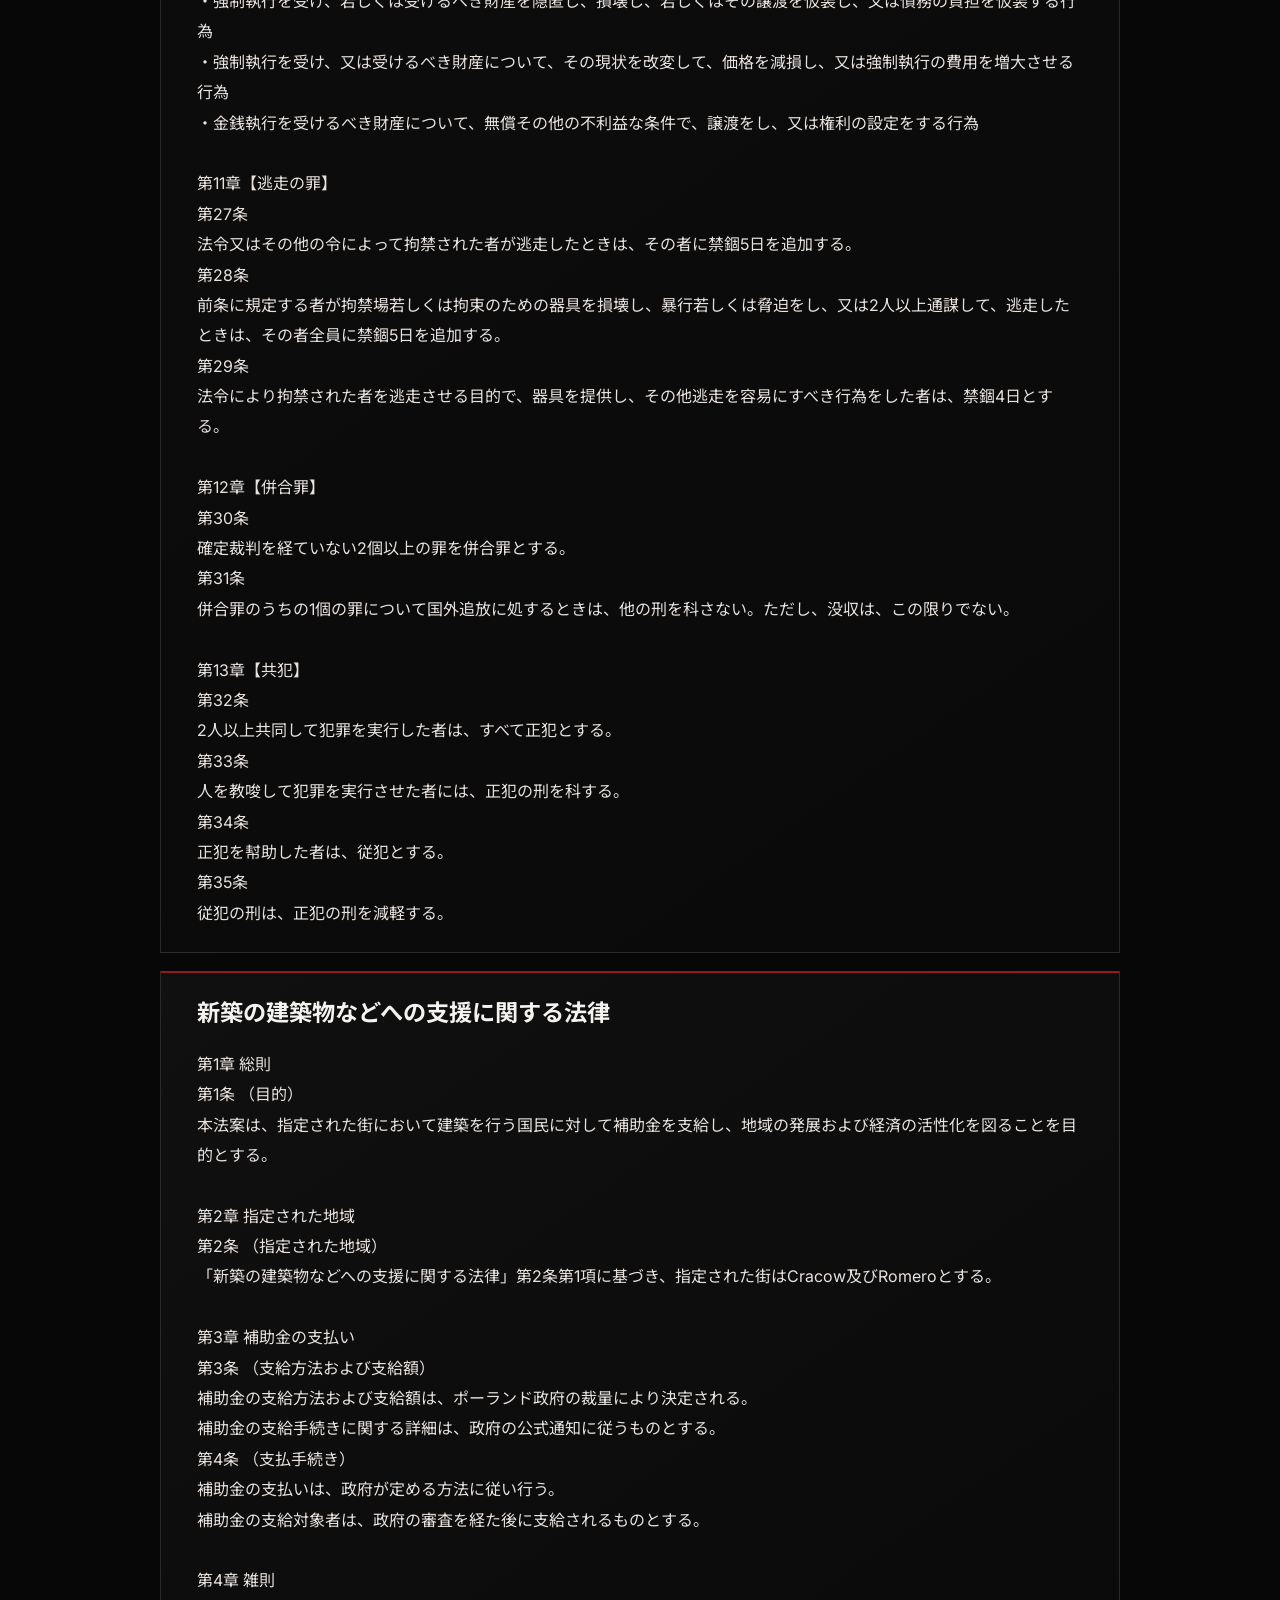
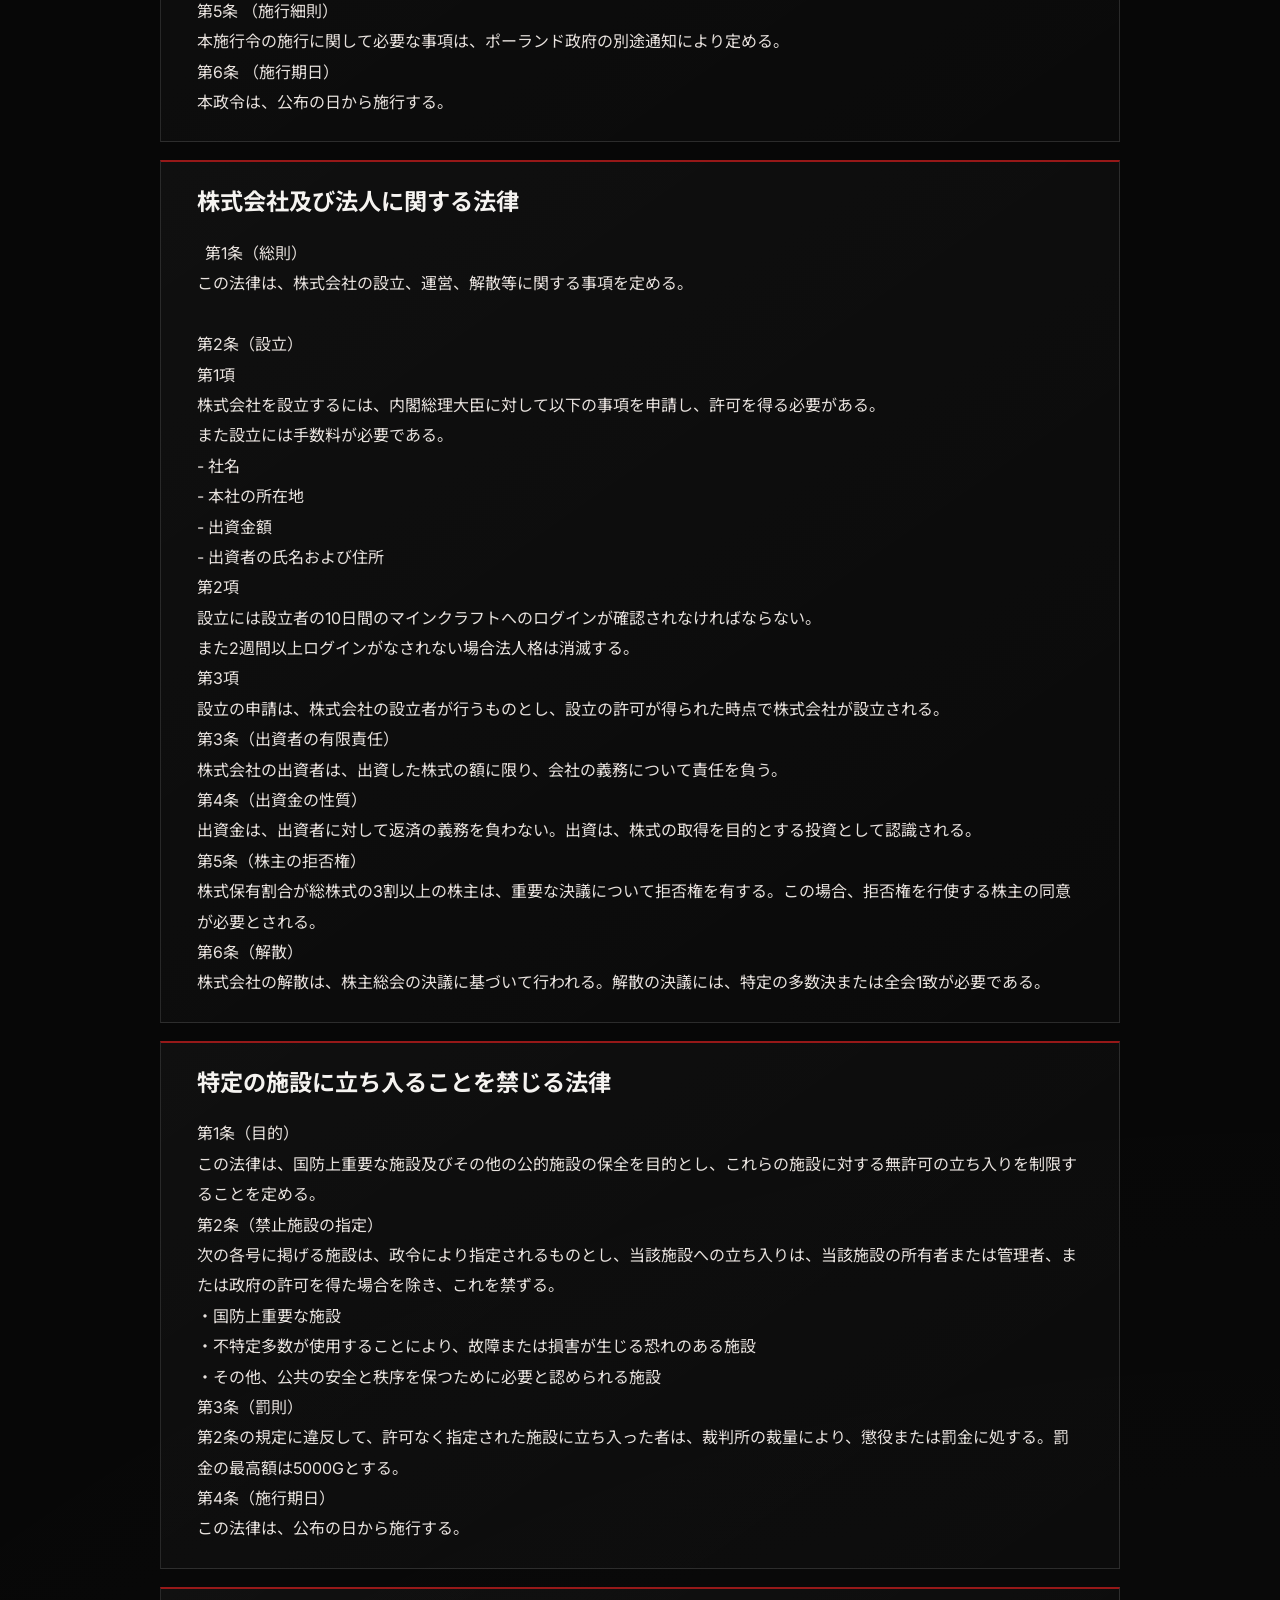
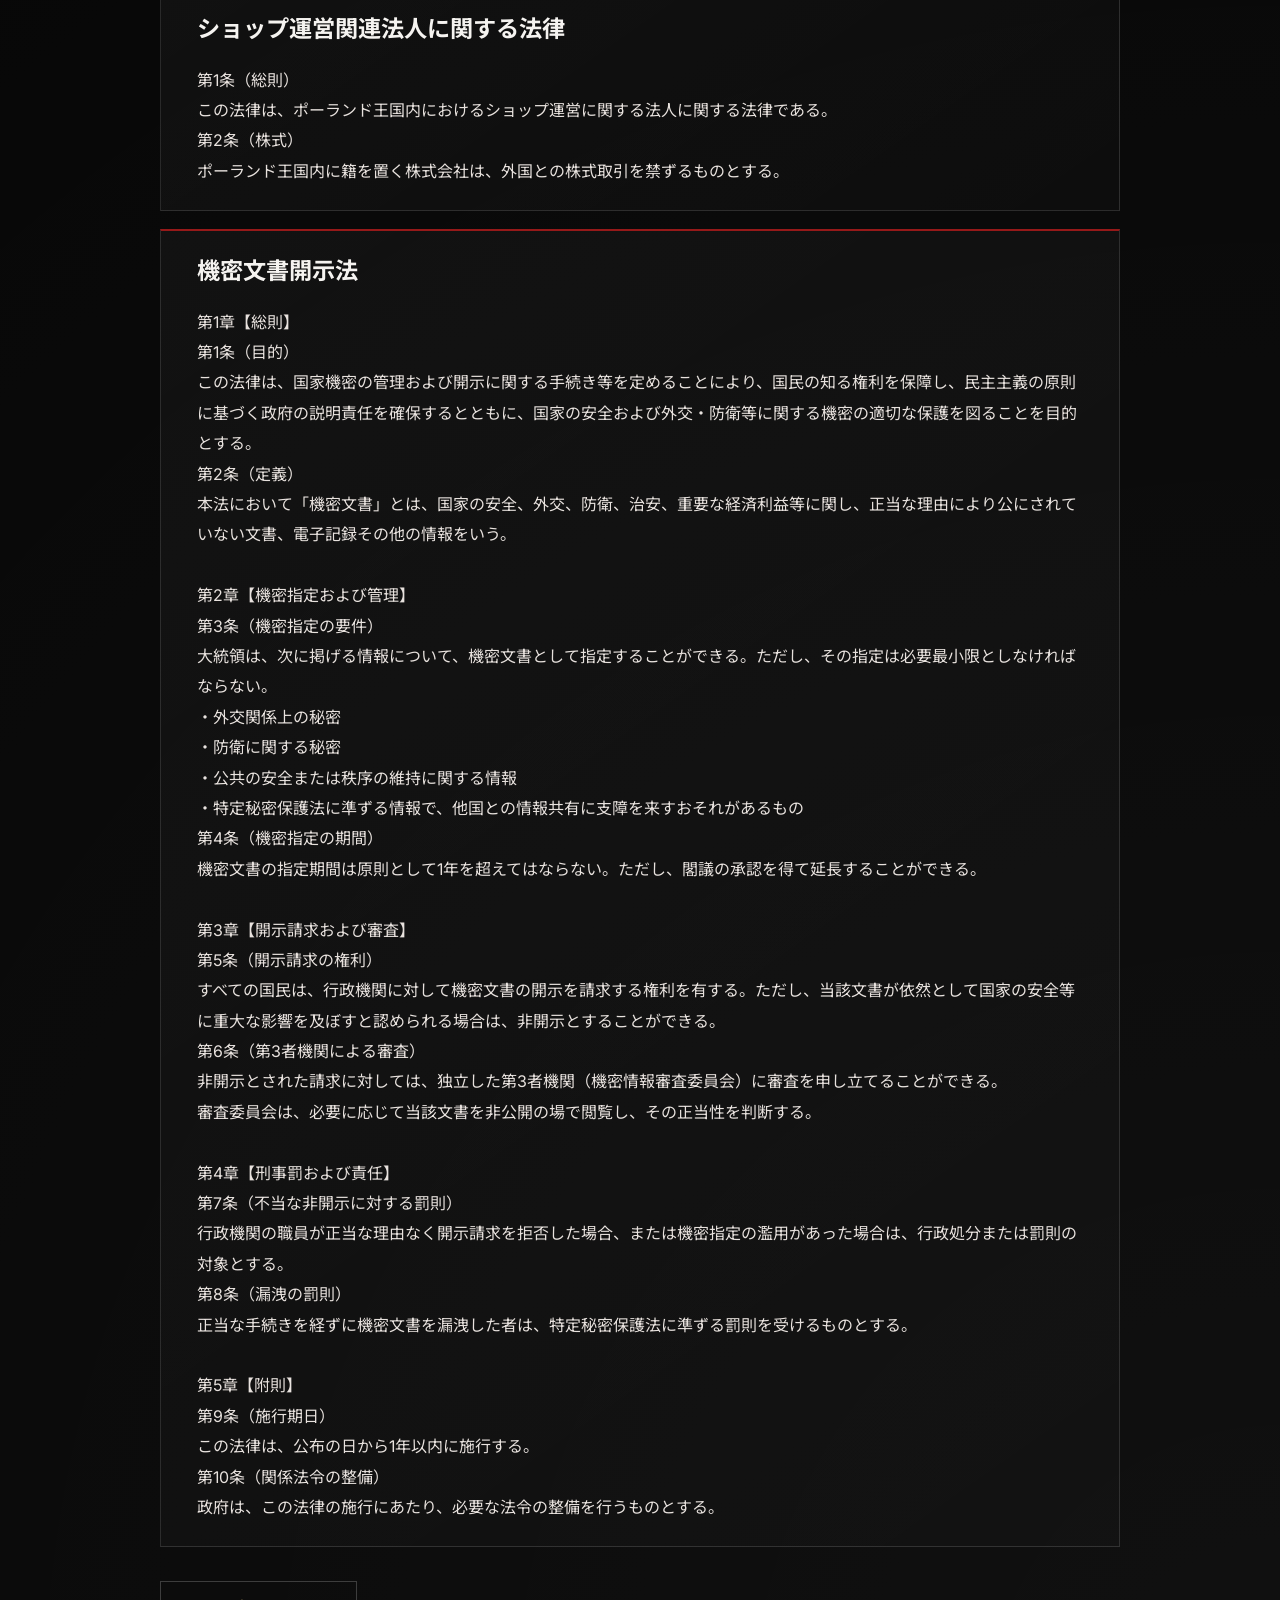
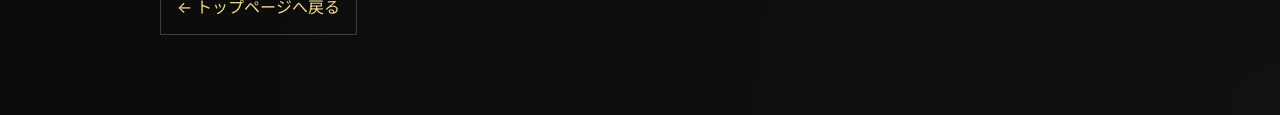
<file: law.html>
<!DOCTYPE html>
<html lang="ja">
<head>
  <meta charset="UTF-8" />
  <meta name="viewport" content="width=device-width, initial-scale=1.0" />
  <meta name="description" content="ポーランド共和国の刑法、各種支援法、法人法などの法制度を掲載しています。" />
  <title>法制度 | ポーランド共和国</title>
  <link rel="stylesheet" href="style.css" />
  <link rel="preconnect" href="https://fonts.googleapis.com" />
  <link rel="preconnect" href="https://fonts.gstatic.com" crossorigin />
  <link href="https://fonts.googleapis.com/css2?family=Inter:wght@400;500;600;700;800;900&family=Noto+Sans+JP:wght@400;500;700;800;900&display=swap" rel="stylesheet" />
</head>
<body>
  <header class="site-header document-header">
    <div class="topbar">
      <a class="brand-wrap" href="index.html">
        <img src="photo/flag.png" alt="ポーランド共和国の国旗" class="brand-mark" />
        <span><span class="brand-kicker">ポーランド共和国 公式サイト</span><strong class="brand-name">ポーランド共和国</strong></span>
      </a>
      <button class="nav-toggle" aria-label="メニューを開く" aria-expanded="false"><span></span><span></span><span></span></button>
      <nav class="main-nav" aria-label="メインナビゲーション">
        <a href="index.html#home">ホーム</a>
        <a href="index.html#overview">国家理念</a>
        <a href="index.html#news">最新情報</a>
        <a href="news.html">お知らせ一覧</a>
        <a href="index.html#projects">事業</a>
        <a href="index.html#history">沿革</a>
        <a href="constitution.html">憲法</a>
        <a href="law.html" class="is-active" aria-current="page">法制度</a>
        <a href="index.html#contact">お問い合わせ</a>
      </nav>
    </div>
    <div class="document-hero">
      <span class="eyebrow">法律 / LEGISLATION</span>
      <h1>法制度</h1>
      <p>ポーランド共和国の法律・規則を掲載しています。各項目から全文を確認できます。</p>
    </div>
  </header>
  <main class="document-main document-content">
  <nav class="document-toc" aria-label="法制度の一覧">
    <a href="#criminal-law">刑法</a>
    <a href="#building-support">新築建築物等への支援</a>
    <a href="#corporations">株式会社及び法人</a>
    <a href="#restricted-facilities">施設への立入制限</a>
    <a href="#shops">ショップ運営関連法人</a>
    <a href="#classified-documents">機密文書開示法</a>
  </nav>

<section id="criminal-law">
    <h2>刑法</h2>
<pre>
第1章【殺人の罪】
第1条
両者の合意なく国民を殺した者は禁錮10日とする。
第2条
第1条の罪の未遂は、禁錮8日とする。

第2章【窃盗及び強盗の罪】
第3条
他人の財物を許可なく窃取した者は、窃盗の罪とし、禁錮3日とする。
第4条
暴力、脅迫などにより、相手の意志を操作するによって他人の財物を許可なく窃取した者は、強盗の罪とし、禁錮8日とする。
第5条
第3条の罪の未遂は禁錮2日とする。
第6条
第4条の罪の未遂は禁錮5日とする。

第3章【詐欺及び恐喝の罪】
第7条
人を欺いて財物を取得した者は、裁判に基づいて刑罰に処す。
第8条
他人のためにその事務を処理する者が、自己若しくは第3者の利益を図り又は本人に損害を加える目的で、その任務に背く行為をし、本人に財産上の損害を加えたときは、裁判に基づいて刑罰に処す。
第9条
人を恐喝して財物を取得した者は、裁判に基づいて刑罰に処す。
第10条
この章の未遂は、裁判に基づいて刑罰に処す。

第4章【横領の罪】
第11条
自己の占有する他人の物を横領した者は、禁錮3日とする。
第12条
業務上において、自己の占有する他人の物を横領した者は、禁錮5日とする。

第5章【名誉に対する罪】
第13条
公然と事実を摘示し、人の名誉を毀損した者は、その事実の有無にかかわらず、罰金500Gとする。
第14条
第13条の行為が公共の利害に関する事実に係り、かつ、その目的が専ら公益を図ることにあったと認める場合には、事実の真否を判断し、真実であることの証明があったときは、これを罰しない。
※1前項の規定の適用については、公訴が提起されるに至っていない人の犯罪行為に関する事実は、公共の利害に関する事実とみなす。
※2前条第1項の行為が公務員又は公選による公務員の候補者に関する事実に係る場合には、事実の真否を判断し、真実であることの証明があったときは、これを罰しない。

第6章【信用及び業務に対する罪】
第15条
業務を妨害する目的で虚偽の風説を流布、又は偽計を用いた者は、罰金1000Gとする。
第16条
威力を用いて人の業務を妨害した者も、前条の例による。

第7章【内乱に関する罪】
第18条
国の統治機構を破壊し、又はその領土において国権を排除して権力を行使し、その他憲法の定める統治の基本秩序を壊乱することを目的として暴動をした者は、内乱の罪とし、次の区別に従って処断する。
・首謀者は、死刑又は無期禁錮又は国外追放に処する。
・謀議に参与し、又は群衆を指揮した者は無期又は禁錮90日、その他諸般の職務に従事した者は禁錮80日に処する。
・付和随行し、その他単に暴動に参加した者は、禁錮60日とする。
第19条
内乱の予備又は陰謀をした者は、禁錮30日とする。
第21条
兵器、資金若しくは食糧を供給し、又はその他の行為により、前2条の罪を幇助、予告した者は、禁錮30日又は国外追放とする。

第8章【外患に関する罪】
第21条
外国と共謀して、ポーランド王国に対し武力を行使した者は、死刑、国外追放とする。
第22条
ポーランド王国に対して外国から武力の行使があったときに、これに加担して、その軍務に服し、その他これに軍事上の利益を与えた者は、死刑、国外追放とする。
第23条
この章の未遂は、死刑、国外追放とする。

第9章【国交に関する罪】
第24条
外国に対して侮辱を加える目的で、その国の国旗その他の国章を損壊し、除去し、又は汚損した者は、禁錮10日又は罰金1000Gとする。
この罪は外国政府の請求がなければ公訴を提起することができない。

第10章【公務の執行を妨害する罪】
第25条
公務員が職務を執行するに当たり、これに対して暴行又は脅迫を加えた者は、禁錮3日又は罰金300Gとする。
第26条
強制執行を妨害する目的で、次の各号のいずれかに該当する行為をした者は、禁錮3日又は罰金300G又はこれを併科する。
・強制執行を受け、若しくは受けるべき財産を隠匿し、損壊し、若しくはその譲渡を仮装し、又は債務の負担を仮装する行為
・強制執行を受け、又は受けるべき財産について、その現状を改変して、価格を減損し、又は強制執行の費用を増大させる行為
・金銭執行を受けるべき財産について、無償その他の不利益な条件で、譲渡をし、又は権利の設定をする行為

第11章【逃走の罪】
第27条
法令又はその他の令によって拘禁された者が逃走したときは、その者に禁錮5日を追加する。
第28条
前条に規定する者が拘禁場若しくは拘束のための器具を損壊し、暴行若しくは脅迫をし、又は2人以上通謀して、逃走したときは、その者全員に禁錮5日を追加する。
第29条
法令により拘禁された者を逃走させる目的で、器具を提供し、その他逃走を容易にすべき行為をした者は、禁錮4日とする。

第12章【併合罪】
第30条
確定裁判を経ていない2個以上の罪を併合罪とする。
第31条
併合罪のうちの1個の罪について国外追放に処するときは、他の刑を科さない。ただし、没収は、この限りでない。

第13章【共犯】
第32条
2人以上共同して犯罪を実行した者は、すべて正犯とする。
第33条
人を教唆して犯罪を実行させた者には、正犯の刑を科する。
第34条
正犯を幇助した者は、従犯とする。
第35条
従犯の刑は、正犯の刑を減軽する。
</pre>
</section>

<section id="building-support">
  <h2>新築の建築物などへの支援に関する法律</h2>
<pre>
第1章 総則
第1条 （目的）
本法案は、指定された街において建築を行う国民に対して補助金を支給し、地域の発展および経済の活性化を図ることを目的とする。

第2章 指定された地域
第2条 （指定された地域）
「新築の建築物などへの支援に関する法律」第2条第1項に基づき、指定された街はCracow及びRomeroとする。

第3章 補助金の支払い
第3条 （支給方法および支給額）
補助金の支給方法および支給額は、ポーランド政府の裁量により決定される。
補助金の支給手続きに関する詳細は、政府の公式通知に従うものとする。
第4条 （支払手続き）
補助金の支払いは、政府が定める方法に従い行う。
補助金の支給対象者は、政府の審査を経た後に支給されるものとする。

第4章 雑則
第5条 （施行細則）
本施行令の施行に関して必要な事項は、ポーランド政府の別途通知により定める。
第6条 （施行期日）
本政令は、公布の日から施行する。
</pre>
</section>

<section id="corporations">
<h2>株式会社及び法人に関する法律</h2>
<pre>
  第1条（総則）
この法律は、株式会社の設立、運営、解散等に関する事項を定める。

第2条（設立）
第1項
株式会社を設立するには、内閣総理大臣に対して以下の事項を申請し、許可を得る必要がある。
また設立には手数料が必要である。
- 社名
- 本社の所在地
- 出資金額
- 出資者の氏名および住所
第2項
設立には設立者の10日間のマインクラフトへのログインが確認されなければならない。
また2週間以上ログインがなされない場合法人格は消滅する。
第3項
設立の申請は、株式会社の設立者が行うものとし、設立の許可が得られた時点で株式会社が設立される。
第3条（出資者の有限責任）
株式会社の出資者は、出資した株式の額に限り、会社の義務について責任を負う。
第4条（出資金の性質）
出資金は、出資者に対して返済の義務を負わない。出資は、株式の取得を目的とする投資として認識される。
第5条（株主の拒否権）
株式保有割合が総株式の3割以上の株主は、重要な決議について拒否権を有する。この場合、拒否権を行使する株主の同意が必要とされる。
第6条（解散）
株式会社の解散は、株主総会の決議に基づいて行われる。解散の決議には、特定の多数決または全会1致が必要である。 
</pre>
</section>

<section id="restricted-facilities">
<h2>特定の施設に立ち入ることを禁じる法律</h2>
<pre>
第1条（目的）
この法律は、国防上重要な施設及びその他の公的施設の保全を目的とし、これらの施設に対する無許可の立ち入りを制限することを定める。
第2条（禁止施設の指定）
次の各号に掲げる施設は、政令により指定されるものとし、当該施設への立ち入りは、当該施設の所有者または管理者、または政府の許可を得た場合を除き、これを禁ずる。
・国防上重要な施設
・不特定多数が使用することにより、故障または損害が生じる恐れのある施設
・その他、公共の安全と秩序を保つために必要と認められる施設
第3条（罰則）
第2条の規定に違反して、許可なく指定された施設に立ち入った者は、裁判所の裁量により、懲役または罰金に処する。罰金の最高額は5000Gとする。
第4条（施行期日）
この法律は、公布の日から施行する。
</pre>
</section>

<section id="shops">
<h2>ショップ運営関連法人に関する法律</h2>
<pre>
第1条（総則）
この法律は、ポーランド王国内におけるショップ運営に関する法人に関する法律である。
第2条（株式）
ポーランド王国内に籍を置く株式会社は、外国との株式取引を禁ずるものとする。
</pre>
</section>

<section id="classified-documents">
<h2>機密文書開示法</h2>
<pre>
第1章【総則】
第1条（目的）
この法律は、国家機密の管理および開示に関する手続き等を定めることにより、国民の知る権利を保障し、民主主義の原則に基づく政府の説明責任を確保するとともに、国家の安全および外交・防衛等に関する機密の適切な保護を図ることを目的とする。
第2条（定義）
本法において「機密文書」とは、国家の安全、外交、防衛、治安、重要な経済利益等に関し、正当な理由により公にされていない文書、電子記録その他の情報をいう。

第2章【機密指定および管理】
第3条（機密指定の要件）
大統領は、次に掲げる情報について、機密文書として指定することができる。ただし、その指定は必要最小限としなければならない。
・外交関係上の秘密
・防衛に関する秘密
・公共の安全または秩序の維持に関する情報
・特定秘密保護法に準ずる情報で、他国との情報共有に支障を来すおそれがあるもの
第4条（機密指定の期間）
機密文書の指定期間は原則として1年を超えてはならない。ただし、閣議の承認を得て延長することができる。

第3章【開示請求および審査】
第5条（開示請求の権利）
すべての国民は、行政機関に対して機密文書の開示を請求する権利を有する。ただし、当該文書が依然として国家の安全等に重大な影響を及ぼすと認められる場合は、非開示とすることができる。
第6条（第3者機関による審査）
非開示とされた請求に対しては、独立した第3者機関（機密情報審査委員会）に審査を申し立てることができる。
審査委員会は、必要に応じて当該文書を非公開の場で閲覧し、その正当性を判断する。

第4章【刑事罰および責任】
第7条（不当な非開示に対する罰則）
行政機関の職員が正当な理由なく開示請求を拒否した場合、または機密指定の濫用があった場合は、行政処分または罰則の対象とする。
第8条（漏洩の罰則）
正当な手続きを経ずに機密文書を漏洩した者は、特定秘密保護法に準ずる罰則を受けるものとする。

第5章【附則】
第9条（施行期日）
この法律は、公布の日から1年以内に施行する。
第10条（関係法令の整備）
政府は、この法律の施行にあたり、必要な法令の整備を行うものとする。
</pre>
</section>


  <a class="document-back" href="index.html">← トップページへ戻る</a>
  </main>
  <script src="script.js"></script>
</body>
</html>
</file>
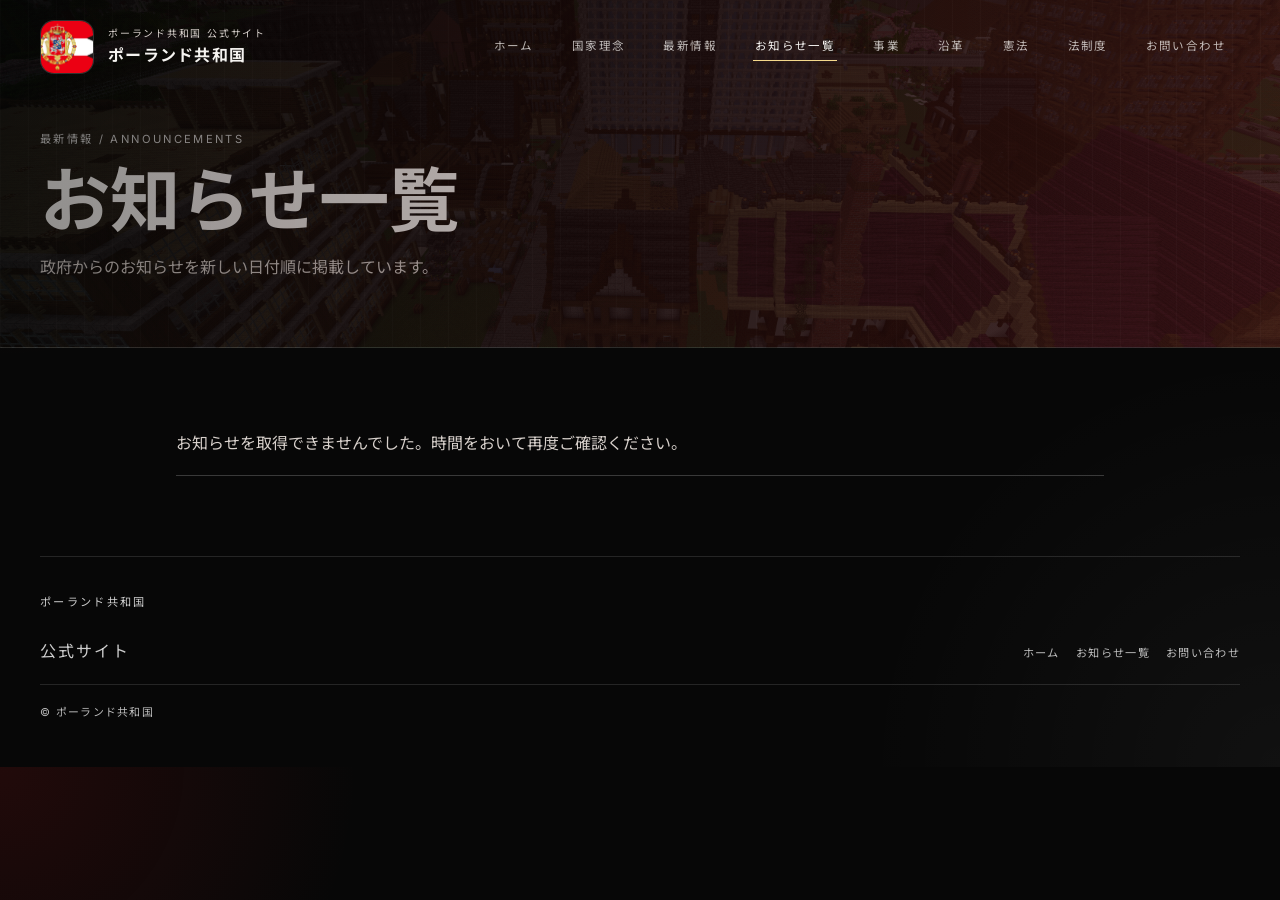
<file: news.html>
<!DOCTYPE html>
<html lang="ja">
  <head>
    <meta charset="UTF-8" />
    <meta name="viewport" content="width=device-width, initial-scale=1.0" />
    <meta name="description" content="ポーランド共和国の最新および過去のお知らせ一覧。" />
    <title>お知らせ一覧 | ポーランド共和国</title>
    <link rel="stylesheet" href="style.css" />
    <link rel="preconnect" href="https://fonts.googleapis.com" />
    <link rel="preconnect" href="https://fonts.gstatic.com" crossorigin />
    <link
      href="https://fonts.googleapis.com/css2?family=Inter:wght@400;500;600;700;800;900&family=Noto+Sans+JP:wght@400;500;700;800;900&display=swap"
      rel="stylesheet"
    />
  </head>
  <body>
    <header class="site-header document-header">
      <div class="topbar">
        <a class="brand-wrap" href="index.html">
          <img src="photo/flag.png" alt="ポーランド共和国の国旗" class="brand-mark" />
          <span>
            <span class="brand-kicker">ポーランド共和国 公式サイト</span>
            <strong class="brand-name">ポーランド共和国</strong>
          </span>
        </a>
        <button class="nav-toggle" aria-label="メニューを開く" aria-expanded="false">
          <span></span><span></span><span></span>
        </button>
        <nav class="main-nav" aria-label="メインナビゲーション">
          <a href="index.html#home">ホーム</a>
          <a href="index.html#overview">国家理念</a>
          <a href="index.html#news">最新情報</a>
          <a href="news.html" class="is-active" aria-current="page">お知らせ一覧</a>
          <a href="index.html#projects">事業</a>
          <a href="index.html#history">沿革</a>
          <a href="constitution.html">憲法</a>
          <a href="law.html">法制度</a>
          <a href="index.html#contact">お問い合わせ</a>
        </nav>
      </div>
      <div class="document-hero">
        <span class="eyebrow">最新情報 / ANNOUNCEMENTS</span>
        <h1>お知らせ一覧</h1>
        <p>政府からのお知らせを新しい日付順に掲載しています。</p>
      </div>
    </header>

    <main class="document-main">
      <section class="section-wrap">
        <p class="news-status" id="news-status" role="status" aria-live="polite">
          お知らせを読み込んでいます…
        </p>
        <div class="news-grid" id="news-grid" data-news-limit="all" aria-busy="true"></div>
      </section>
    </main>

    <footer class="site-footer">
      <div class="footer-inner">
        <div>
          <span class="footer-kicker">ポーランド共和国</span>
          <p>公式サイト</p>
        </div>
        <ul class="footer-links">
          <li><a href="index.html">ホーム</a></li>
          <li><a href="news.html">お知らせ一覧</a></li>
          <li><a href="index.html#contact">お問い合わせ</a></li>
        </ul>
      </div>
      <div class="footer-bottom">© ポーランド共和国</div>
    </footer>

    <script src="news-config.js"></script>
    <script src="script.js"></script>
  </body>
</html>
</file>
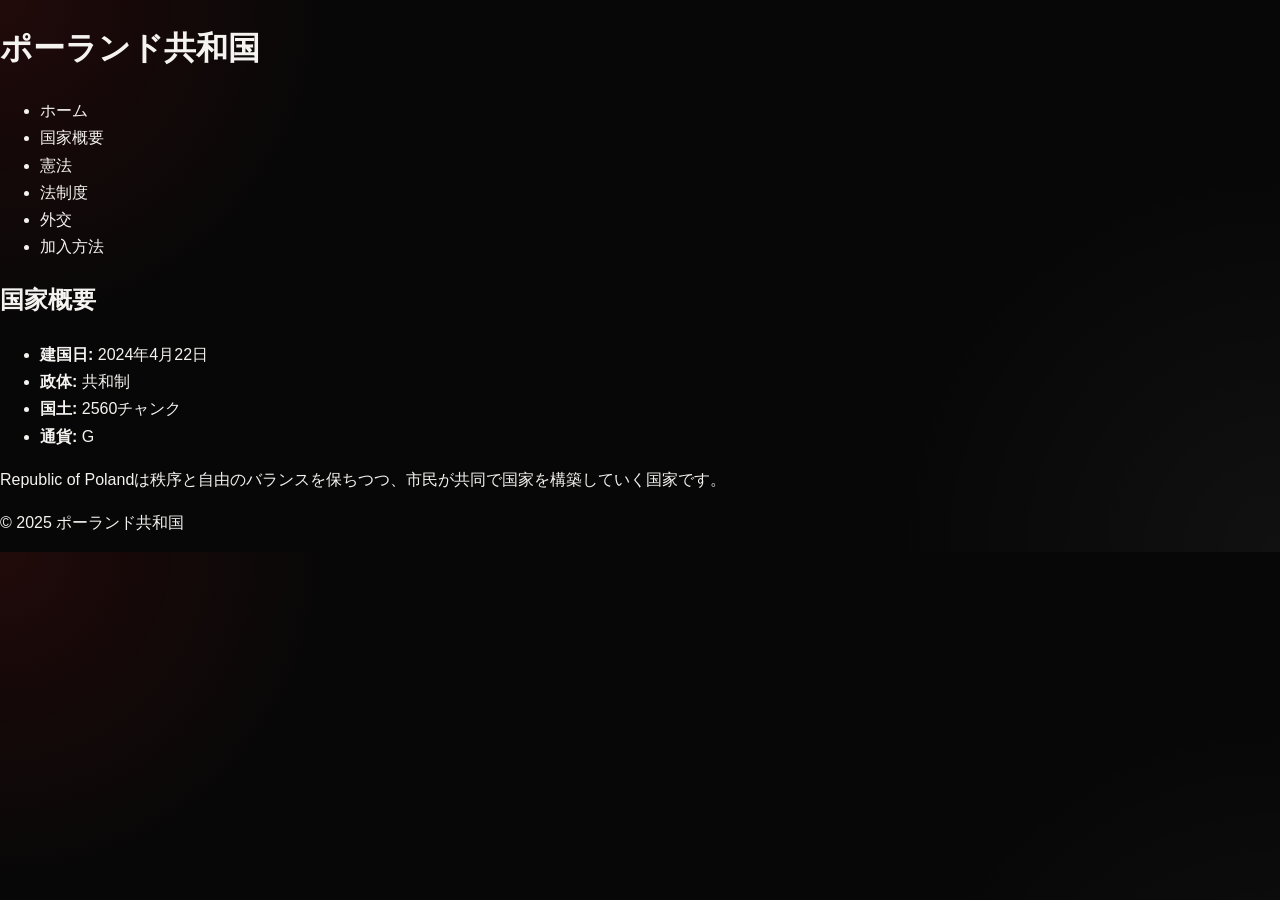
<file: overview.html>
<!DOCTYPE html>
<html lang="ja">
<head>
  <meta charset="UTF-8" />
  <meta name="viewport" content="width=device-width, initial-scale=1.0" />
  <title>国家概要 | ポーランド共和国</title>
  <link rel="stylesheet" href="style.css" />
  <meta property="og:title" content="ポーランド共和国 国家概要" />
<meta property="og:description" content="ポーランド共和国の国家概要です。" />
<meta property="og:image" content="https://kingdomofpoland.github.io/official.github.io/photo/header.jpg" />
<meta property="og:url" content="https://kingdomofpoland.github.io/official.github.io/" />
<meta property="og:type" content="website" />

<!-- Twitter / X card -->
<meta name="twitter:card" content="summary_large_image" />
</head>
<body>
  <header><h1>ポーランド共和国</h1></header>
  <nav>
    <ul>
      <li><a href="index.html">ホーム</a></li>
      <li><a href="overview.html">国家概要</a></li>
      <li><a href="constitution.html">憲法</a></li>
      <li><a href="law.html">法制度</a></li>
      <li><a href="diplomacy.html">外交</a></li>
      <li><a href="join.html">加入方法</a></li>
    </ul>
  </nav>
  <main>
    <h2>国家概要</h2>
    <ul>
      <li><strong>建国日:</strong> 2024年4月22日</li>
      <li><strong>政体:</strong> 共和制</li>
      <li><strong>国土:</strong> 2560チャンク</li>
      <li><strong>通貨:</strong> G</li>
    </ul>
    <p>Republic of Polandは秩序と自由のバランスを保ちつつ、市民が共同で国家を構築していく国家です。</p>
  </main>
  <footer><p>&copy; 2025 ポーランド共和国</p></footer>
</body>
</html>
</file>
<file: style.css>
:root {
  --bg: #070707;
  --bg-soft: #121212;
  --panel: #151515;
  --panel-alt: #1b1b1b;
  --text: #f5f3f0;
  --muted: #d7d0cb;
  --line: rgba(255, 255, 255, 0.12);
  --line-strong: rgba(255, 255, 255, 0.2);
  --primary: #b91c1c;
  --primary-strong: #7f1d1d;
  --primary-soft: rgba(185, 28, 28, 0.12);
  --accent: #e5d5b3;
  --accent-strong: #f5d98b;
  --shadow: rgba(0, 0, 0, 0.32);
  --radius: 24px;
  --max-width: 1200px;
}

* {
  box-sizing: border-box;
}

html {
  scroll-behavior: smooth;
}

body {
  margin: 0;
  font-family: "Inter", "Noto Sans JP", sans-serif;
  background:
    radial-gradient(circle at top left, rgba(185, 28, 28, 0.15), transparent 24%),
    radial-gradient(circle at bottom right, rgba(255, 255, 255, 0.04), transparent 28%),
    var(--bg);
  color: var(--text);
  line-height: 1.7;
}

a {
  color: inherit;
  text-decoration: none;
}

img {
  display: block;
  max-width: 100%;
}

button {
  font: inherit;
}

.site-header {
  position: relative;
  overflow: hidden;
  background:
    linear-gradient(135deg, rgba(6, 6, 6, 0.88), rgba(22, 10, 10, 0.78)),
    url("photo/header.jpg") center/cover no-repeat;
  border-bottom: 1px solid var(--line);
}

.site-header::before {
  content: "";
  position: absolute;
  inset: 0;
  background:
    linear-gradient(90deg, rgba(0, 0, 0, 0.42), rgba(185, 28, 28, 0.12)),
    repeating-linear-gradient(
      90deg,
      rgba(255, 255, 255, 0.025),
      rgba(255, 255, 255, 0.025) 1px,
      transparent 1px,
      transparent 28px
    );
}

.topbar,
.hero,
.section-wrap,
.site-footer {
  position: relative;
  z-index: 1;
}

.topbar {
  z-index: 2;
  width: min(var(--max-width), calc(100% - 32px));
  margin: 0 auto;
  display: flex;
  align-items: center;
  justify-content: space-between;
  padding: 20px 0 10px;
}

.brand-wrap {
  display: flex;
  align-items: center;
  gap: 14px;
}

.brand-mark {
  width: 54px;
  height: 54px;
  border-radius: 14px;
  border: 1px solid var(--line);
  object-fit: cover;
  background: rgba(255, 255, 255, 0.06);
}

.brand-kicker {
  display: block;
  font-size: 0.62rem;
  letter-spacing: 0.18em;
  color: var(--muted);
}

.brand-name {
  font-size: 1rem;
  letter-spacing: 0.08em;
}

.main-nav {
  display: flex;
  align-items: center;
  gap: 10px;
  flex-wrap: wrap;
  justify-content: flex-end;
}

.main-nav a {
  position: relative;
  padding: 10px 14px;
  font-size: 0.72rem;
  letter-spacing: 0.12em;
  color: rgba(245, 243, 240, 0.74);
  transition: color 0.2s ease, background 0.2s ease;
}

.main-nav a::after {
  content: "";
  position: absolute;
  left: 12px;
  right: 12px;
  bottom: 6px;
  height: 1px;
  background: var(--accent-strong);
  transform: scaleX(0);
  transform-origin: left;
  transition: transform 0.25s ease;
}

.main-nav a:hover,
.main-nav a.is-active {
  color: var(--text);
}

.main-nav a:hover::after,
.main-nav a.is-active::after {
  transform: scaleX(1);
}

.nav-toggle {
  display: none;
  width: 46px;
  height: 46px;
  border-radius: 12px;
  border: 1px solid var(--line);
  background: rgba(255, 255, 255, 0.02);
  padding: 12px 10px;
  cursor: pointer;
}

.nav-toggle span {
  display: block;
  width: 100%;
  height: 2px;
  background: var(--text);
  margin: 5px 0;
  border-radius: 6px;
}

.hero {
  width: min(var(--max-width), calc(100% - 32px));
  margin: 0 auto;
  display: grid;
  grid-template-columns: 1.2fr 0.8fr;
  align-items: center;
  gap: 40px;
  min-height: 640px;
  padding: 56px 0 80px;
}

.hero-copy {
  max-width: 680px;
}

.eyebrow,
.section-kicker,
.footer-kicker {
  display: inline-block;
  margin-bottom: 18px;
  font-size: 0.7rem;
  letter-spacing: 0.21em;
  color: rgba(255, 255, 255, 0.8);
  text-transform: uppercase;
}

.hero h1 {
  margin: 0;
  font-size: clamp(3.4rem, 7vw, 7rem);
  line-height: 0.9;
  letter-spacing: -0.07em;
  font-weight: 900;
  text-transform: uppercase;
}

.lead {
  margin: 20px 0 0;
  font-size: clamp(1.1rem, 2vw, 1.5rem);
  color: var(--accent-strong);
  letter-spacing: 0.08em;
  text-transform: uppercase;
}

.hero-text {
  color: rgba(255, 255, 255, 0.82);
  max-width: 560px;
  margin: 18px 0 0;
  font-size: 1.02rem;
}

.hero-actions {
  display: flex;
  gap: 16px;
  flex-wrap: wrap;
  margin-top: 26px;
}

.button {
  display: inline-flex;
  align-items: center;
  justify-content: center;
  padding: 15px 22px;
  border-radius: 999px;
  border: 1px solid var(--line-strong);
  font-size: 0.74rem;
  letter-spacing: 0.14em;
  text-transform: uppercase;
  transition: transform 0.2s ease, border-color 0.2s ease, background 0.2s ease;
}

.button.primary {
  background: linear-gradient(135deg, var(--primary), var(--primary-strong));
  border-color: transparent;
}

.button.secondary {
  background: rgba(255, 255, 255, 0.02);
}

.button:hover {
  transform: translateY(-2px);
}

.hero-visual {
  display: flex;
  justify-content: center;
}

.visual-panel {
  width: min(100%, 430px);
  padding: 22px;
  border: 1px solid var(--line);
  background: rgba(12, 12, 12, 0.52);
  backdrop-filter: blur(12px);
  box-shadow: 0 25px 40px var(--shadow);
  border-radius: 28px;
}

.visual-header {
  display: flex;
  justify-content: space-between;
  align-items: center;
  margin-bottom: 16px;
  color: var(--muted);
  font-size: 0.7rem;
  letter-spacing: 0.12em;
  text-transform: uppercase;
}

.visual-flag {
  display: block;
  width: 100%;
  height: auto;
  aspect-ratio: 640 / 426;
  object-fit: contain;
  border-radius: 12px;
  border: 1px solid var(--line);
}

.visual-stats {
  display: grid;
  grid-template-columns: repeat(3, 1fr);
  gap: 12px;
  margin-top: 18px;
}

.visual-stats > div {
  padding-top: 16px;
  border-top: 1px solid var(--line);
}

.stat-label {
  display: block;
  font-size: 0.62rem;
  letter-spacing: 0.14em;
  text-transform: uppercase;
  color: var(--muted);
  margin-bottom: 8px;
}

.visual-stats strong {
  font-size: 0.95rem;
}

.section-wrap {
  width: min(var(--max-width), calc(100% - 32px));
  margin: 0 auto 28px;
  padding: 28px 0 0;
}

.section-heading {
  margin-bottom: 26px;
}

.section-heading.row {
  display: flex;
  align-items: end;
  justify-content: space-between;
  gap: 18px;
}

.section-heading h2 {
  margin: 0;
  font-size: clamp(2.2rem, 4vw, 4rem);
  letter-spacing: -0.06em;
  line-height: 0.96;
}

.inline-link {
  display: inline-block;
  color: var(--accent-strong);
  letter-spacing: 0.08em;
  text-transform: uppercase;
  font-size: 0.7rem;
}

.overview-grid {
  display: grid;
  grid-template-columns: 1.3fr 0.7fr;
  gap: 30px;
  align-items: stretch;
}

.editorial {
  border-top: 1px solid var(--line);
  padding-top: 20px;
}

.editorial-copy {
  padding: 8px 0;
}

.editorial-copy p {
  color: #e9e3de;
  font-size: 1.02rem;
  margin: 0 0 18px;
  max-width: 680px;
}

.feature-column {
  display: grid;
  gap: 14px;
}

.mini-feature {
  border: 1px solid var(--line);
  border-radius: 18px;
  padding: 18px 18px 22px;
  background: rgba(255, 255, 255, 0.02);
}

.mini-label {
  display: block;
  margin-bottom: 10px;
  font-size: 0.65rem;
  letter-spacing: 0.16em;
  color: var(--muted);
  text-transform: uppercase;
}

.mini-feature strong {
  font-size: 1.2rem;
  letter-spacing: -0.04em;
}

.gov-grid,
.project-grid {
  display: grid;
  gap: 18px;
}

.gov-grid {
  grid-template-columns: repeat(4, minmax(0, 1fr));
}

.card-panel {
  padding: 24px 20px;
  border-radius: 20px;
  border: 1px solid var(--line);
  background: linear-gradient(180deg, rgba(255, 255, 255, 0.02), rgba(255, 255, 255, 0.01));
  min-height: 210px;
}

.card-panel .meta {
  font-size: 0.7rem;
  letter-spacing: 0.14em;
  text-transform: uppercase;
  color: rgba(245, 217, 139, 0.9);
}

.card-panel h3 {
  margin: 14px 0 10px;
  font-size: clamp(1.2rem, 2vw, 1.7rem);
  letter-spacing: -0.05em;
}

.card-panel p {
  margin: 0;
  color: var(--muted);
}

.news-grid {
  display: block;
  border-top: 1px solid var(--line-strong);
}

.news-status {
  margin: 0;
  padding: 18px 0;
  color: var(--muted);
}

.news-status[hidden] {
  display: none;
}

.news-item {
  display: grid;
  grid-template-columns: minmax(140px, 0.3fr) minmax(0, 1fr);
  column-gap: clamp(20px, 5vw, 72px);
  padding: 25px 12px;
  border-bottom: 1px solid var(--line);
  border-left: 2px solid transparent;
  transition: background-color 180ms ease, border-color 180ms ease, transform 180ms ease;
}

.news-item:hover {
  background: rgba(255, 255, 255, 0.025);
  border-left-color: var(--primary);
  transform: translateX(3px);
}

.news-item-date {
  grid-column: 1;
  grid-row: 1 / span 2;
  color: var(--accent-strong);
  font-size: 0.76rem;
  font-weight: 700;
  letter-spacing: 0.12em;
  text-transform: uppercase;
  padding-top: 4px;
}

.news-item-title {
  grid-column: 2;
  min-width: 0;
  margin: 0 0 7px;
  font-size: clamp(1.15rem, 2vw, 1.5rem);
  letter-spacing: -0.035em;
  overflow-wrap: anywhere;
}

.news-grid[data-news-limit="all"] .news-item-title {
  display: block;
  grid-column: 1;
  margin: 0;
  cursor: pointer;
  list-style: none;
}

.news-grid[data-news-limit="all"] .news-item {
  grid-template-columns: minmax(0, 1fr);
}

.news-grid[data-news-limit="all"] .news-item-title > span {
  display: block;
  position: relative;
  padding-right: 30px;
}

.news-grid[data-news-limit="all"] .news-item-title::-webkit-details-marker {
  display: none;
}

.news-grid[data-news-limit="all"] .news-item-title::after {
  content: none;
}

.news-grid[data-news-limit="all"] .news-item-title > span::after {
  content: "+";
  position: absolute;
  top: 50%;
  right: 0;
  color: var(--accent-strong);
  transform: translateY(-50%);
}

.news-grid[data-news-limit="all"] .news-item[open] > .news-item-title > span::after {
  content: "−";
}

.news-grid[data-news-limit="all"] .news-item-title:focus-visible {
  outline: 2px solid var(--accent-strong);
  outline-offset: 4px;
}

.news-grid[data-news-limit="all"] .news-item-date {
  display: block;
  margin-bottom: 6px;
  padding-top: 0;
}

.news-grid[data-news-limit="all"] .news-item-content {
  grid-column: 1;
  grid-row: auto;
}

.news-item-content {
  grid-column: 2;
  min-width: 0;
  margin: 0;
  color: var(--muted);
  overflow-wrap: anywhere;
  white-space: pre-wrap;
}

.news-grid[data-news-limit="3"] .news-item-content {
  display: -webkit-box;
  -webkit-box-orient: vertical;
  -webkit-line-clamp: 3;
  overflow: hidden;
}

.news-grid[data-news-limit="3"] .news-item.is-expanded .news-item-content {
  display: block;
  max-height: none;
  -webkit-line-clamp: unset;
}

.news-read-more {
  grid-column: 2;
  justify-self: start;
  margin-top: 8px;
  padding: 0;
  border: 0;
  background: none;
  color: var(--accent-strong);
  font: inherit;
  font-size: 0.82rem;
  cursor: pointer;
  transition: color 180ms ease;
}

.news-read-more:hover {
  color: var(--text);
}

.news-read-more[hidden] {
  display: none;
}

.project-grid {
  grid-template-columns: repeat(2, minmax(0, 1fr));
}

.project-card {
  position: relative;
  overflow: hidden;
  min-height: 360px;
  border-radius: 22px;
  background: linear-gradient(180deg, rgba(255, 255, 255, 0.06), rgba(255, 255, 255, 0.02));
  border: 1px solid var(--line);
  box-shadow: 0 20px 24px var(--shadow);
}

.project-visual {
  position: relative;
  height: 220px;
  border-bottom: 1px solid var(--line);
  background:
    linear-gradient(145deg, rgba(185, 28, 28, 0.12), rgba(255, 255, 255, 0.03)),
    linear-gradient(120deg, #1a1a1a, #292929);
}

.project-image {
  display: block;
  width: 100%;
  height: 100%;
  object-fit: cover;
}

.project-visual::before,
.project-visual::after {
  content: "";
  position: absolute;
  inset: auto 0 0 0;
}

.project-visual::before {
  height: 52%;
  background: repeating-linear-gradient(
    90deg,
    rgba(255, 255, 255, 0.06),
    rgba(255, 255, 255, 0.06) 2px,
    transparent 2px,
    transparent 20px
  );
}

.project-visual::after {
  height: 70%;
  inset: auto 0 0 0;
  background: linear-gradient(180deg, transparent 0%, rgba(0, 0, 0, 0.28) 100%);
}

.project-card:nth-child(2) .project-visual {
  background:
    linear-gradient(145deg, rgba(185, 28, 28, 0.16), rgba(255, 255, 255, 0.03)),
    linear-gradient(120deg, #141414, #262626);
}

.project-card:nth-child(3) .project-visual {
  background:
    linear-gradient(145deg, rgba(245, 217, 139, 0.1), rgba(255, 255, 255, 0.04)),
    linear-gradient(120deg, #171717, #272727);
}

.project-card:nth-child(4) .project-visual {
  background:
    linear-gradient(145deg, rgba(185, 28, 28, 0.18), rgba(255, 255, 255, 0.02)),
    linear-gradient(120deg, #101010, #242424);
}

.project-body {
  padding: 20px 20px 22px;
}

.project-body .meta {
  display: block;
  font-size: 0.68rem;
  letter-spacing: 0.14em;
  text-transform: uppercase;
  color: var(--accent-strong);
}

.project-body h3 {
  margin: 12px 0 8px;
  font-size: 1.7rem;
  letter-spacing: -0.05em;
}

.project-body p {
  margin: 0;
  color: var(--muted);
}

.timeline {
  position: relative;
  padding-left: 18px;
  border-left: 1px solid var(--line);
}

.timeline-item {
  position: relative;
  margin-bottom: 26px;
  padding-left: 24px;
}

.timeline-item::before {
  content: "";
  position: absolute;
  left: -30px;
  top: 8px;
  width: 12px;
  height: 12px;
  border-radius: 50%;
  background: linear-gradient(135deg, var(--accent-strong), var(--primary));
  box-shadow: 0 0 0 4px rgba(185, 28, 28, 0.18);
}

.timeline-item .year {
  display: inline-block;
  margin-bottom: 8px;
  font-size: 0.7rem;
  letter-spacing: 0.16em;
  color: var(--accent-strong);
  text-transform: uppercase;
}

.timeline-item h3 {
  margin: 0 0 6px;
  font-size: 1.4rem;
  letter-spacing: -0.04em;
}

.timeline-item p {
  margin: 0;
  max-width: 700px;
  color: var(--muted);
}

.document-links {
  display: grid;
  grid-template-columns: repeat(2, minmax(0, 1fr));
  gap: 16px;
}

.document-link {
  position: relative;
  display: grid;
  gap: 8px;
  min-height: 150px;
  align-content: center;
  padding: 24px 60px 24px 24px;
  border: 1px solid var(--line);
  border-left: 3px solid var(--primary);
  background: linear-gradient(110deg, rgba(185, 28, 28, 0.12), rgba(255, 255, 255, 0.02));
  transition: border-color 0.2s ease, background 0.2s ease, transform 0.2s ease;
}

.document-link:hover {
  border-color: var(--accent-strong);
  background-color: rgba(255, 255, 255, 0.04);
  transform: translateY(-2px);
}

.document-link-label {
  color: var(--accent-strong);
  font-size: 0.76rem;
}

.document-link strong {
  font-size: 1.3rem;
}

.document-link-arrow {
  position: absolute;
  right: 24px;
  top: 50%;
  color: var(--accent-strong);
  font-size: 1.4rem;
  transform: translateY(-50%);
}

.document-header {
  padding-bottom: 18px;
}

.document-hero {
  width: min(var(--max-width), calc(100% - 32px));
  margin: 0 auto;
  padding: 40px 0 48px;
}

.document-hero .eyebrow {
  margin-bottom: 12px;
}

.document-hero h1 {
  margin: 0;
  font-size: clamp(2.2rem, 6vw, 4.4rem);
  line-height: 1.15;
}

.document-hero p {
  max-width: 680px;
  margin: 12px 0 0;
  color: var(--muted);
}

.document-main {
  width: min(960px, calc(100% - 32px));
  margin: 36px auto 80px;
}

.document-toc {
  display: grid;
  grid-template-columns: repeat(auto-fit, minmax(180px, 1fr));
  gap: 8px;
  margin: 0 0 28px;
  padding: 20px;
  border: 1px solid var(--line);
  border-top: 2px solid var(--primary);
  background: rgba(255, 255, 255, 0.025);
}

.document-toc a {
  padding: 9px 10px;
  color: var(--muted);
  border-bottom: 1px solid var(--line);
}

.document-toc a:hover {
  color: var(--text);
  border-color: var(--accent-strong);
}

.document-content section {
  margin: 0 0 18px;
  padding: 24px clamp(18px, 4vw, 36px);
  border: 1px solid var(--line);
  border-top: 2px solid rgba(185, 28, 28, 0.8);
  background: linear-gradient(145deg, rgba(255, 255, 255, 0.035), rgba(255, 255, 255, 0.012));
  scroll-margin-top: 20px;
}

.document-content h2,
.document-content h3 {
  margin: 0 0 18px;
  line-height: 1.45;
}

.document-content h2 {
  font-size: 1.45rem;
}

.document-content h3 {
  padding-bottom: 12px;
  border-bottom: 1px solid var(--line);
  font-size: 1.2rem;
}

.document-content p {
  color: #e8e2de;
  line-height: 1.95;
}

.document-content p:last-child {
  margin-bottom: 0;
}

.document-content pre {
  margin: 0;
  overflow-wrap: anywhere;
  white-space: pre-wrap;
  color: #e8e2de;
  font: inherit;
  line-height: 1.9;
}

.document-content strong {
  color: var(--text);
}

.document-back {
  display: inline-flex;
  margin-top: 16px;
  padding: 12px 16px;
  border: 1px solid var(--line-strong);
  color: var(--accent-strong);
}

.contact-grid {
  display: grid;
  grid-template-columns: 1.15fr 0.85fr;
  gap: 24px;
}

.contact-panel {
  border: 1px solid var(--line);
  border-radius: 22px;
  padding: 24px 20px;
  background: rgba(255, 255, 255, 0.02);
}

.contact-panel h3 {
  margin: 0 0 18px;
  font-size: 1.9rem;
  letter-spacing: -0.05em;
}

.contact-list {
  list-style: none;
  margin: 0;
  padding: 0;
  display: grid;
  gap: 18px;
}

.contact-list li {
  display: flex;
  justify-content: space-between;
  align-items: center;
  gap: 18px;
  padding-bottom: 16px;
  border-bottom: 1px solid var(--line);
}

.contact-list span {
  color: var(--muted);
  letter-spacing: 0.06em;
  text-transform: uppercase;
  font-size: 0.72rem;
}

.contact-list a {
  color: var(--text);
  font-weight: 600;
}

.accent-panel {
  background: linear-gradient(180deg, rgba(185, 28, 28, 0.18), rgba(255, 255, 255, 0.02));
  display: flex;
  flex-direction: column;
  justify-content: center;
}

.panel-label {
  margin: 0 0 10px;
  color: var(--accent-strong);
  letter-spacing: 0.14em;
  text-transform: uppercase;
  font-size: 0.7rem;
}

.site-footer {
  width: min(var(--max-width), calc(100% - 32px));
  margin: 0 auto;
  padding: 30px 0 46px;
  border-top: 1px solid var(--line);
}

.footer-inner {
  display: flex;
  justify-content: space-between;
  gap: 24px;
  align-items: end;
}

.footer-inner p {
  margin: 8px 0 0;
  letter-spacing: 0.12em;
  text-transform: uppercase;
  color: rgba(255, 255, 255, 0.8);
}

.footer-links {
  list-style: none;
  margin: 0;
  padding: 0;
  display: flex;
  flex-wrap: wrap;
  gap: 16px;
  color: rgba(255, 255, 255, 0.72);
}

.footer-links a {
  font-size: 0.7rem;
  letter-spacing: 0.12em;
  text-transform: uppercase;
}

.footer-bottom {
  margin-top: 18px;
  padding-top: 18px;
  border-top: 1px solid var(--line);
  color: rgba(255, 255, 255, 0.72);
  letter-spacing: 0.12em;
  text-transform: uppercase;
  font-size: 0.68rem;
}

.scroll-top {
  position: fixed;
  right: 22px;
  bottom: 22px;
  width: 48px;
  height: 48px;
  border: 1px solid var(--line);
  border-radius: 50%;
  background: rgba(20, 20, 20, 0.9);
  color: var(--text);
  cursor: pointer;
  opacity: 0;
  pointer-events: none;
  transform: translateY(10px);
  transition: opacity 0.2s ease, transform 0.2s ease;
}

.scroll-top.is-visible {
  opacity: 1;
  pointer-events: auto;
  transform: translateY(0);
}

.reveal {
  opacity: 0;
  transform: translateY(20px);
  transition: opacity 0.7s ease, transform 0.7s ease;
}

.reveal.is-visible {
  opacity: 1;
  transform: translateY(0);
}

@media (max-width: 900px) {
  .gov-grid,
  .project-grid,
  .contact-grid,
  .overview-grid,
  .hero {
    grid-template-columns: 1fr 1fr;
  }

  .overview-grid,
  .contact-grid,
  .hero {
    grid-template-columns: 1fr;
  }

  .hero {
    min-height: auto;
    padding-top: 40px;
  }

  .gov-grid,
  .project-grid {
    grid-template-columns: 1fr 1fr;
  }
}

@media (max-width: 720px) {
  .site-header.menu-open {
    overflow: visible;
  }

  .topbar {
    align-items: flex-start;
    padding-top: 16px;
  }

  .nav-toggle {
    display: block;
  }

  .main-nav {
    display: none;
    position: absolute;
    top: calc(100% + 8px);
    right: 16px;
    left: 16px;
    max-height: calc(100vh - 100px);
    max-height: calc(100dvh - 100px);
    overflow-y: auto;
    overscroll-behavior: contain;
    padding: 18px 14px;
    background: rgba(18, 18, 18, 0.96);
    border: 1px solid var(--line);
    border-radius: 18px;
    flex-direction: column;
    align-items: flex-start;
    box-shadow: 0 20px 30px var(--shadow);
  }

  .main-nav.is-open {
    display: flex;
  }

  .hero h1 {
    font-size: clamp(2.8rem, 20vw, 4.6rem);
  }

  .hero-actions {
    flex-direction: column;
    align-items: stretch;
  }

  .button {
    width: 100%;
  }

  .overview-grid,
  .gov-grid,
  .project-grid,
  .contact-grid,
  .document-links {
    grid-template-columns: 1fr;
  }

  .news-item {
    grid-template-columns: 1fr;
    row-gap: 5px;
    padding: 20px 10px;
  }

  .news-item-date,
  .news-item-title,
  .news-item-content,
  .news-read-more {
    grid-column: 1;
    grid-row: auto;
  }

  .footer-inner,
  .section-heading.row,
  .contact-list li {
    flex-direction: column;
    align-items: flex-start;
  }
}

@media (prefers-reduced-motion: reduce) {
  html {
    scroll-behavior: auto;
  }

  *,
  *::before,
  *::after {
    animation-duration: 0.01ms !important;
    animation-iteration-count: 1 !important;
    transition-duration: 0.01ms !important;
    scroll-behavior: auto !important;
  }

  .reveal {
    opacity: 1;
    transform: none;
  }
}
</file>
